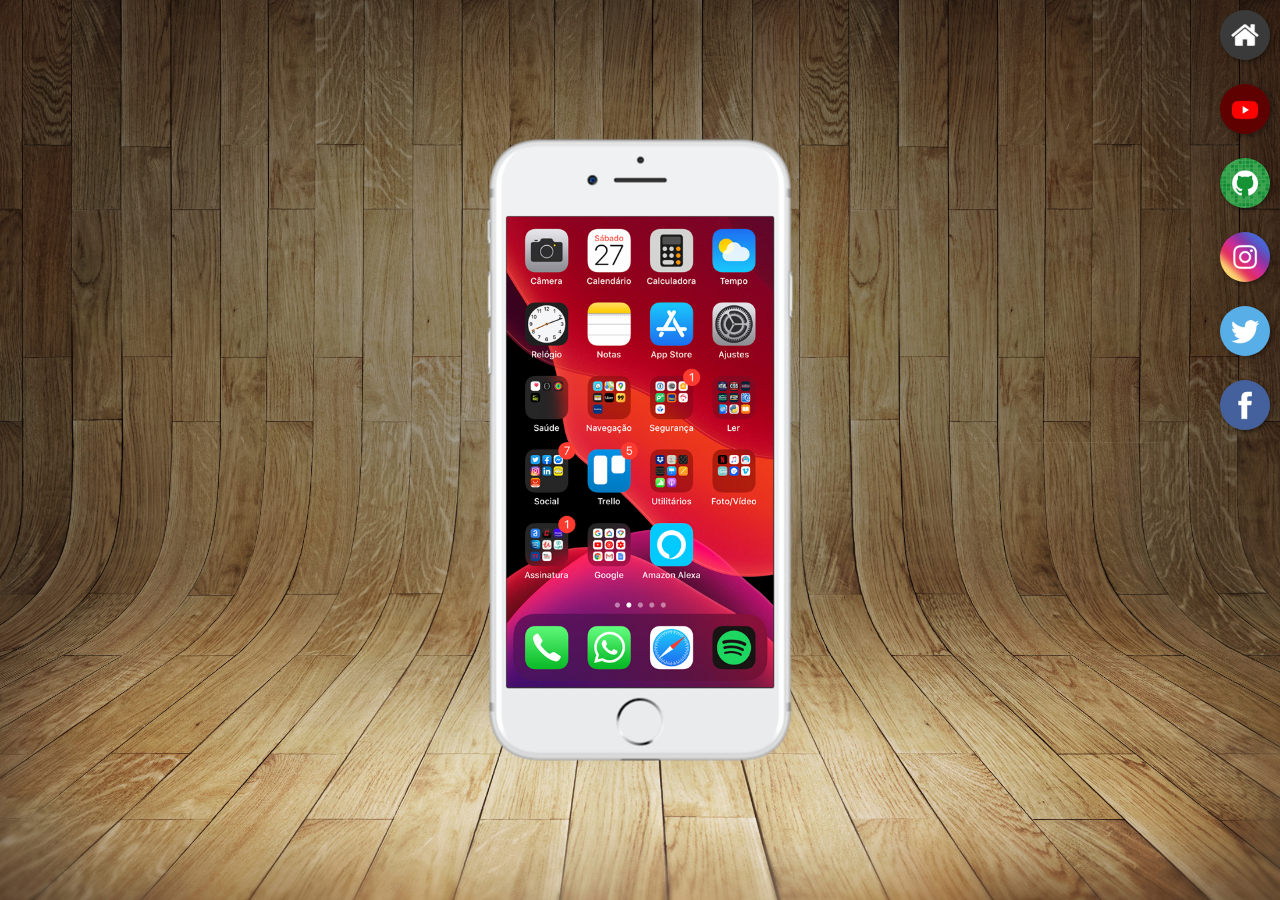
<file: index.html>
<!DOCTYPE html>
<html lang="pt-br">
<head>
    <meta charset="UTF-8">
    <meta name="viewport" content="width=device-width, initial-scale=1.0">
    <link rel="shortcut icon" href="imagens/favicon.ico" type="image/x-icon">
    <link rel="stylesheet" href="estilos/style.css">
    <title>Projeto Redes Sociais</title>
</head>
<body>
    <main>
        <section id="telefone">
            <iframe src="home.html" name="tela" id="tela" frameborder="0">
                Seu navegador né compatível com isso.
            </iframe>
        </section>
        <section id="redes-sociais">
            <a href="home.html" target="tela"><img src="imagens/logo-home.jpg" alt="Home"></a><br>
            <a href="youtube.html" target="tela"><img src="imagens/logo-youtube.jpg" alt="YouTube"></a><br>
            <a href="github.html" target="tela"><img src="imagens/logo-github.jpg" alt="GitHub"></a><br>
            <a href="instagram.html" target="tela"><img src="imagens/logo-instagram.jpg" alt="Instagram"></a><br>
            <a href="twitter.html" target="tela"><img src="imagens/logo-twitter.jpg" alt="Twitter"></a><br>
            <a href="facebook.html" target="tela"><img src="imagens/logo-facebook.jpg" alt="Facebook"></a>
        </section>
    </main>
</body>
</html>
</file>
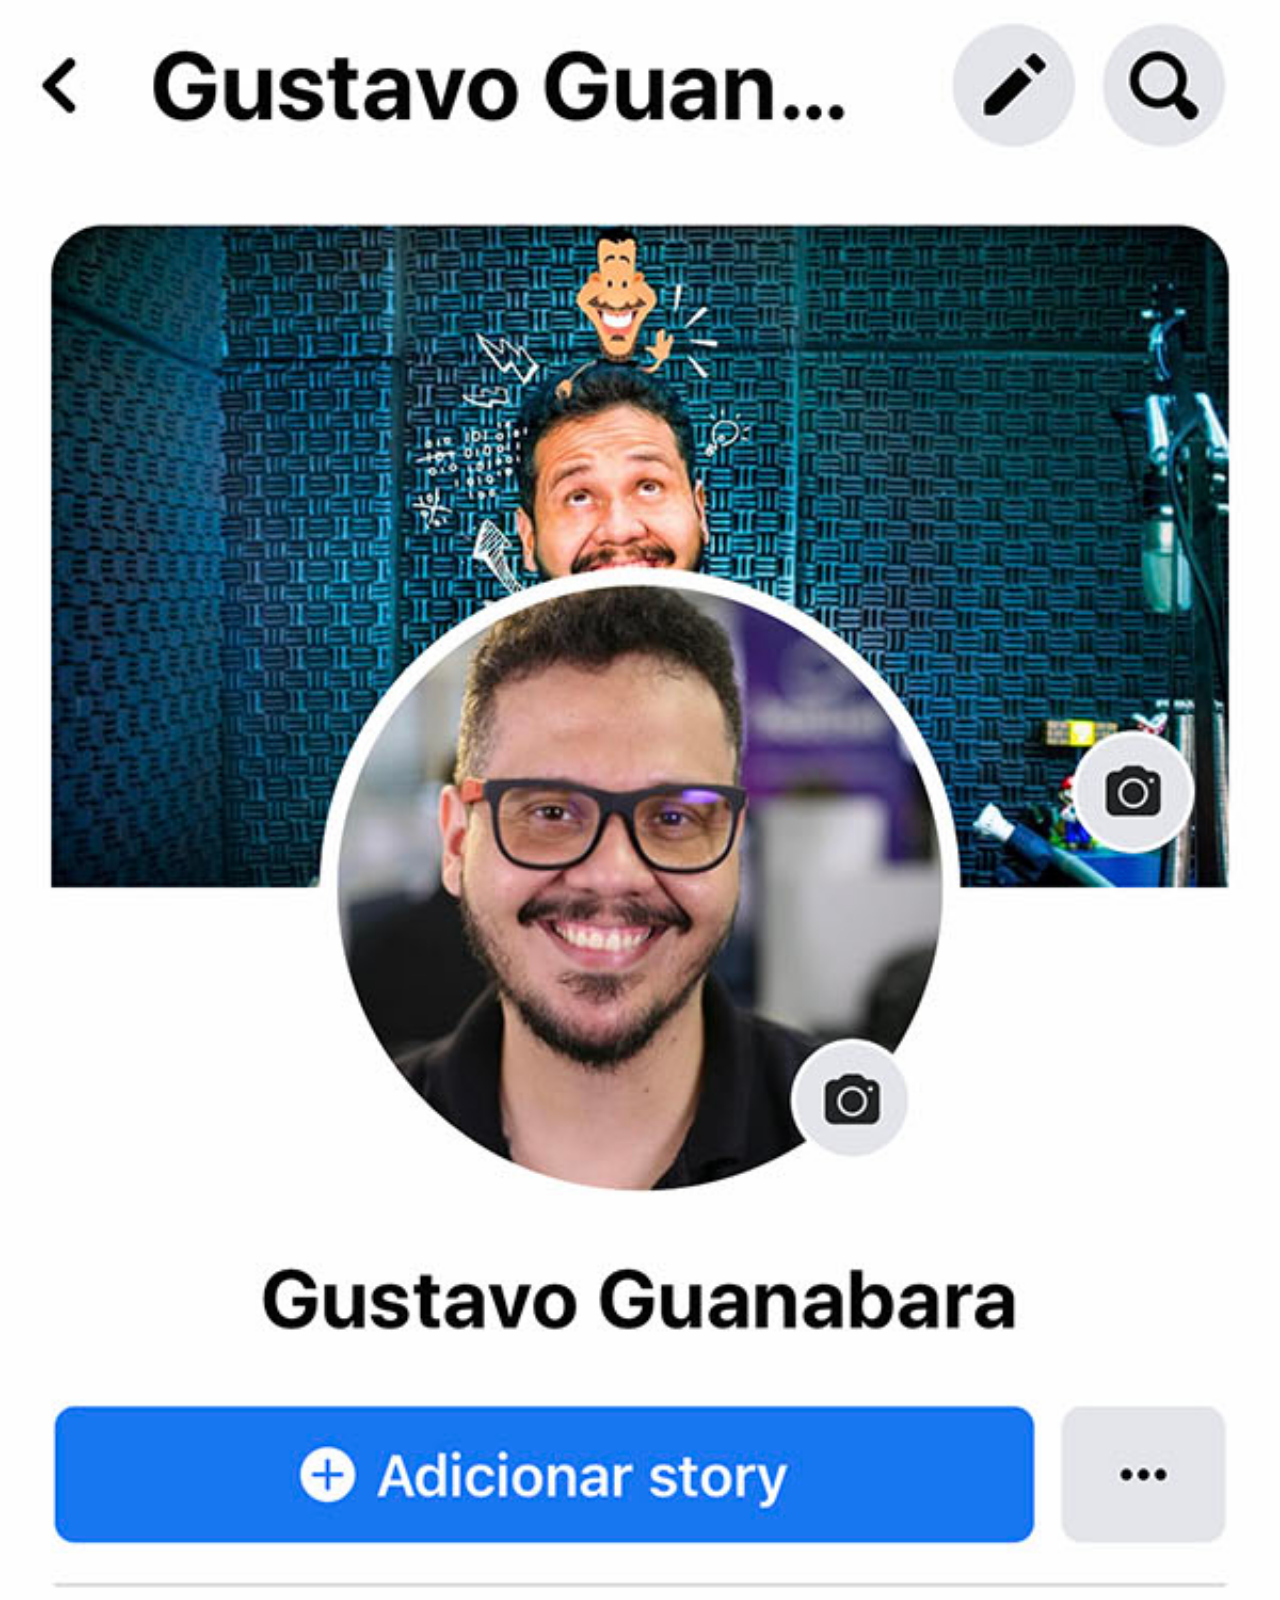
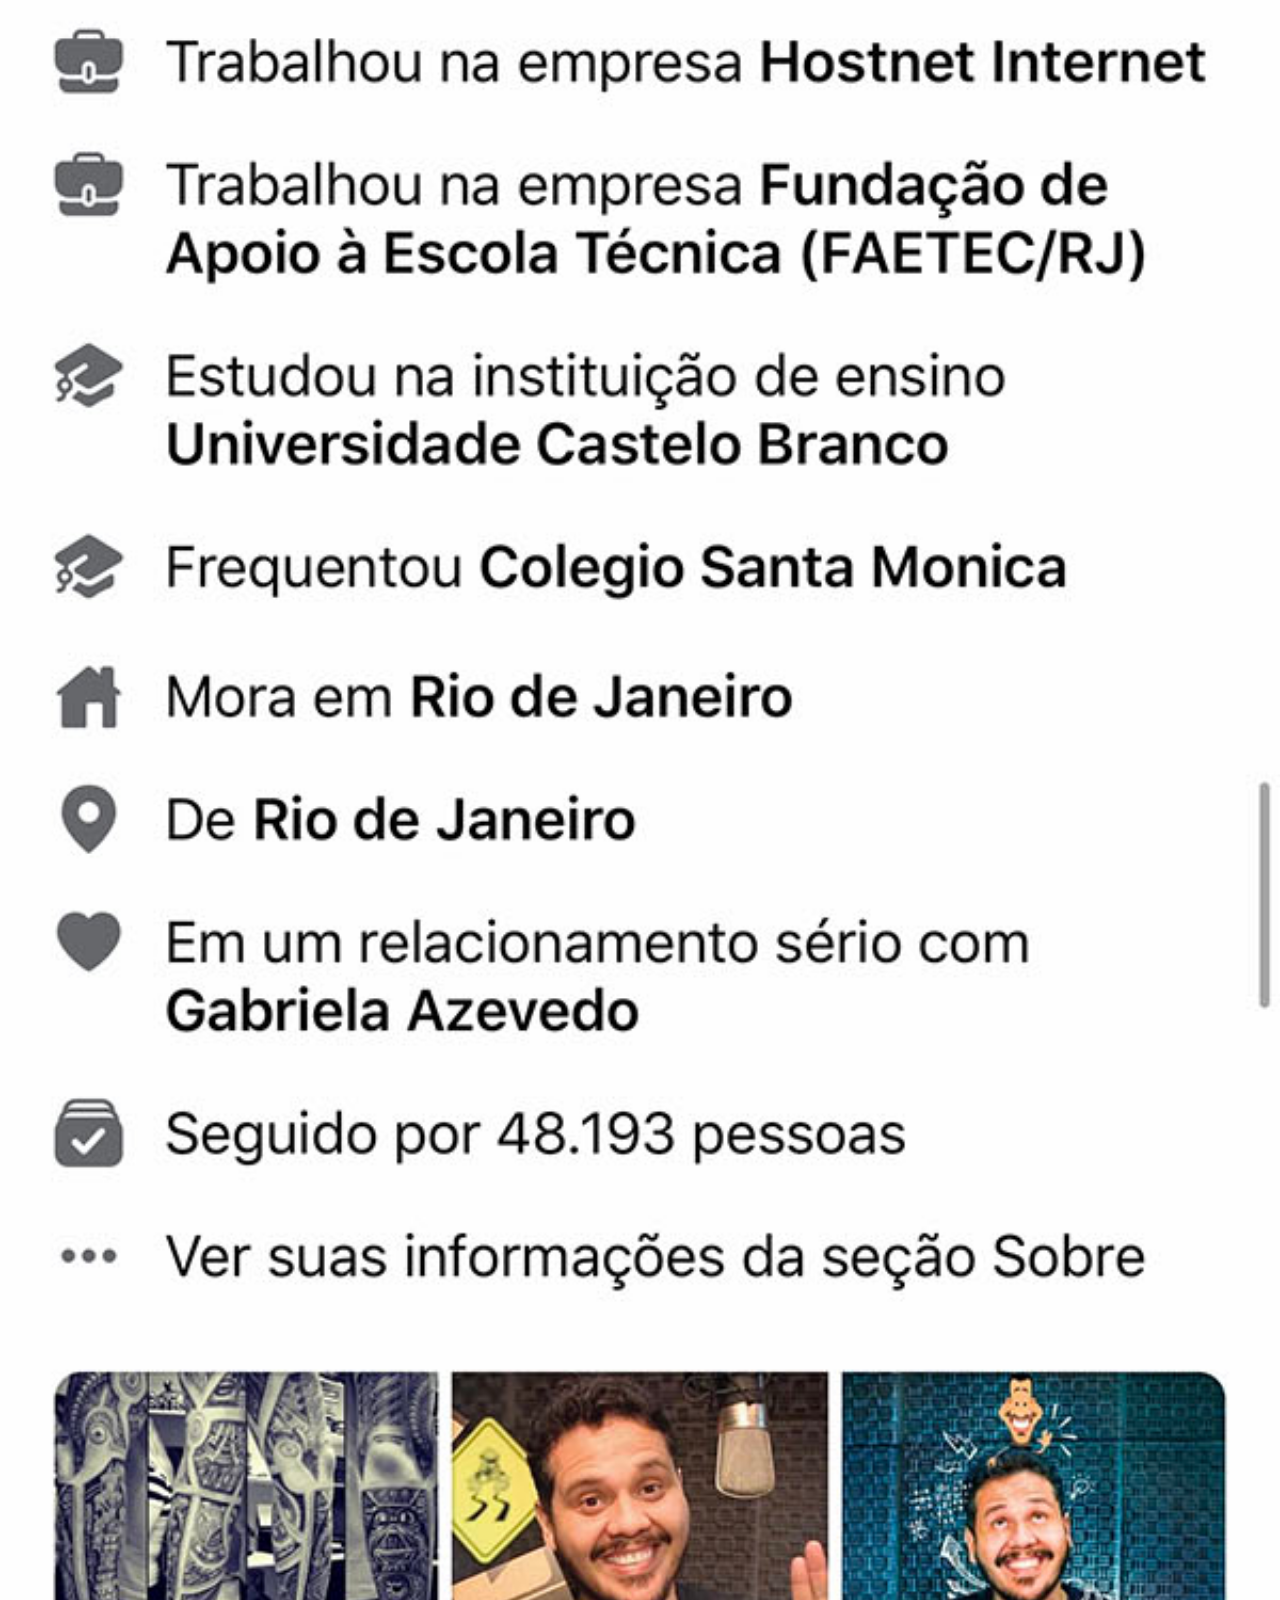
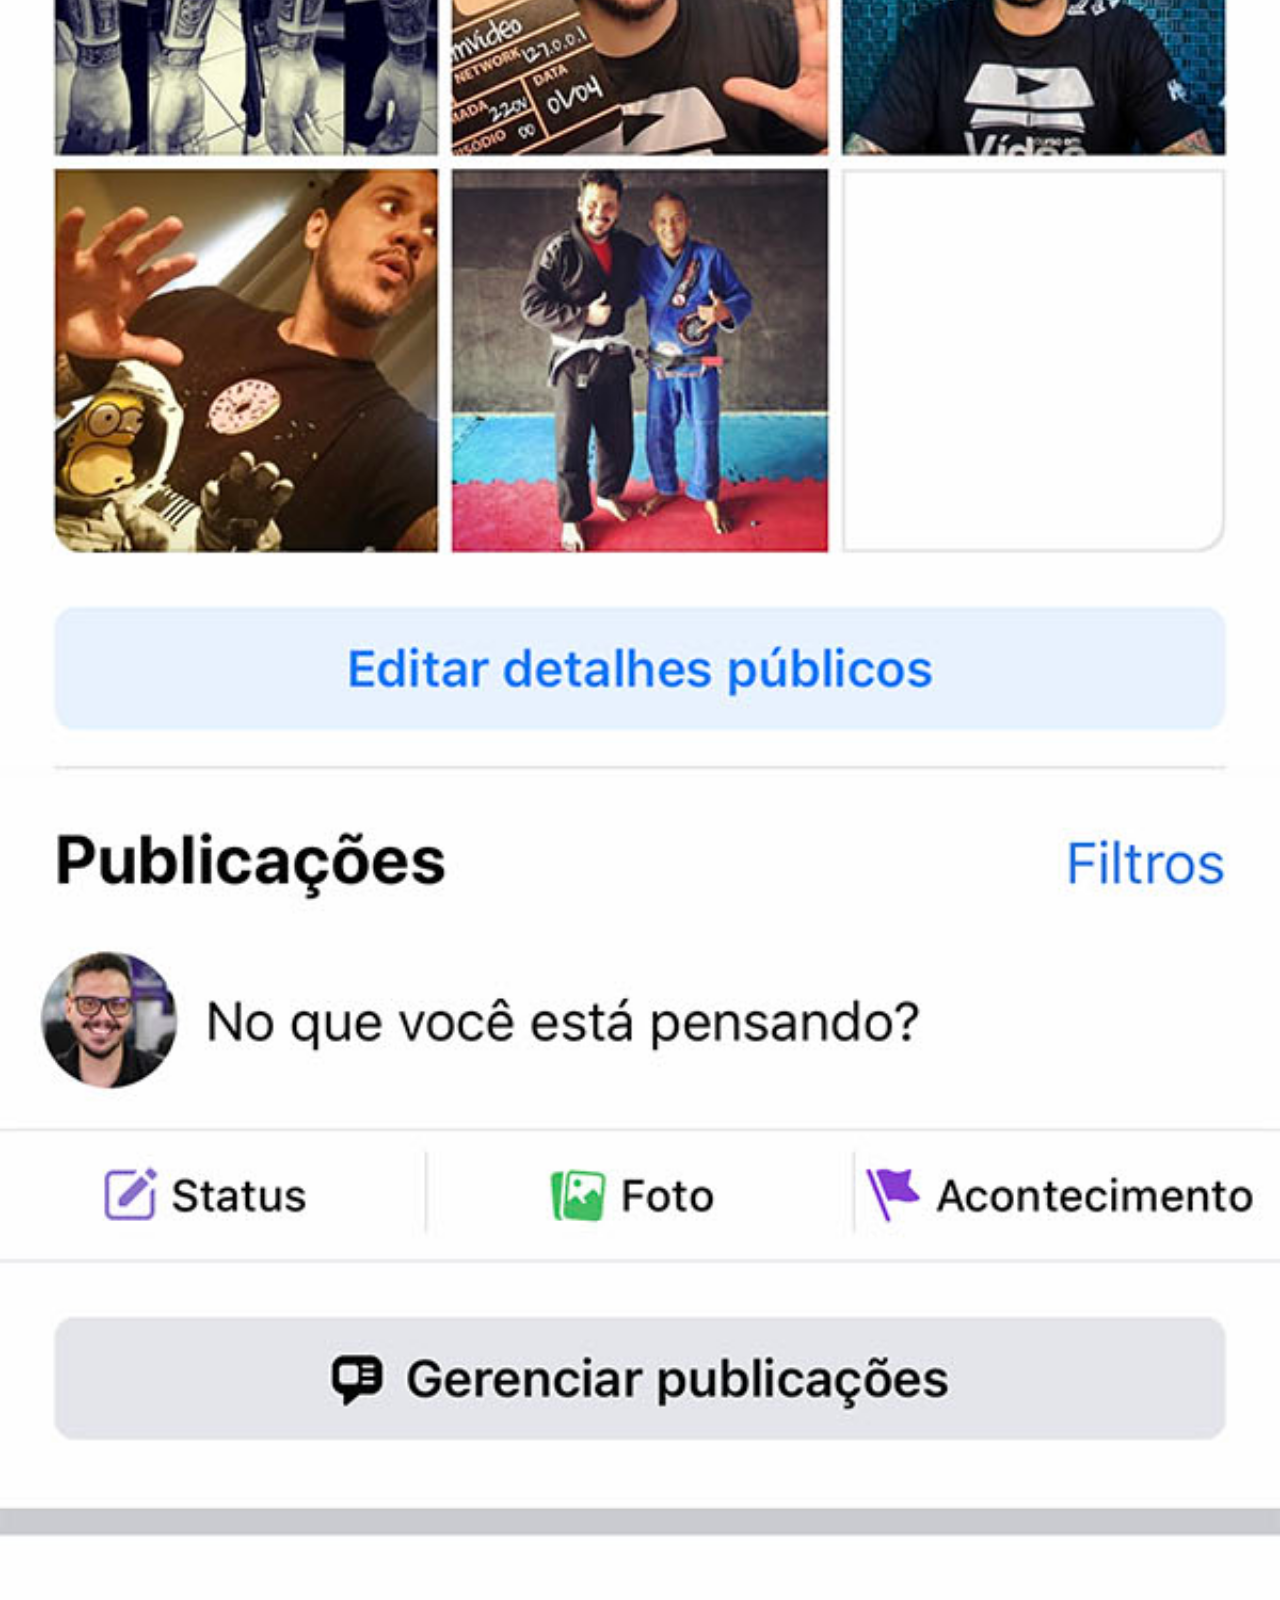
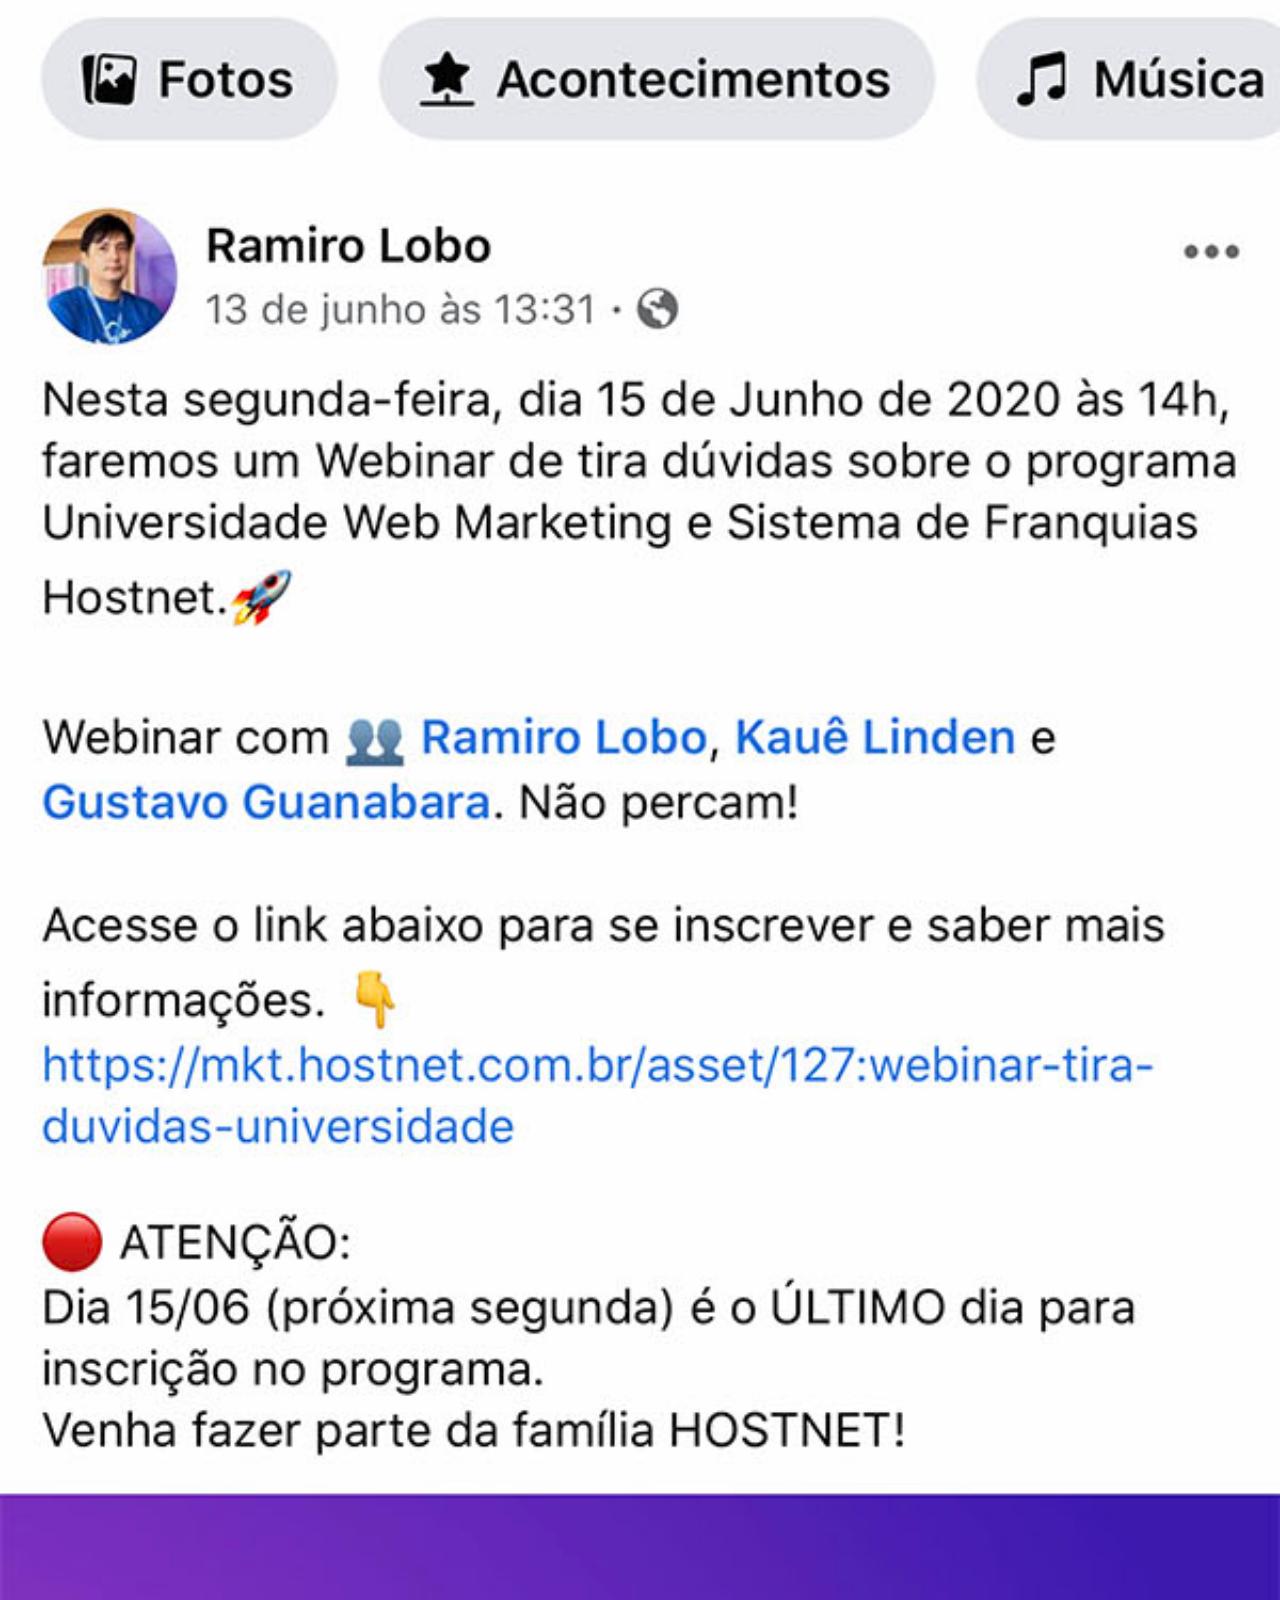
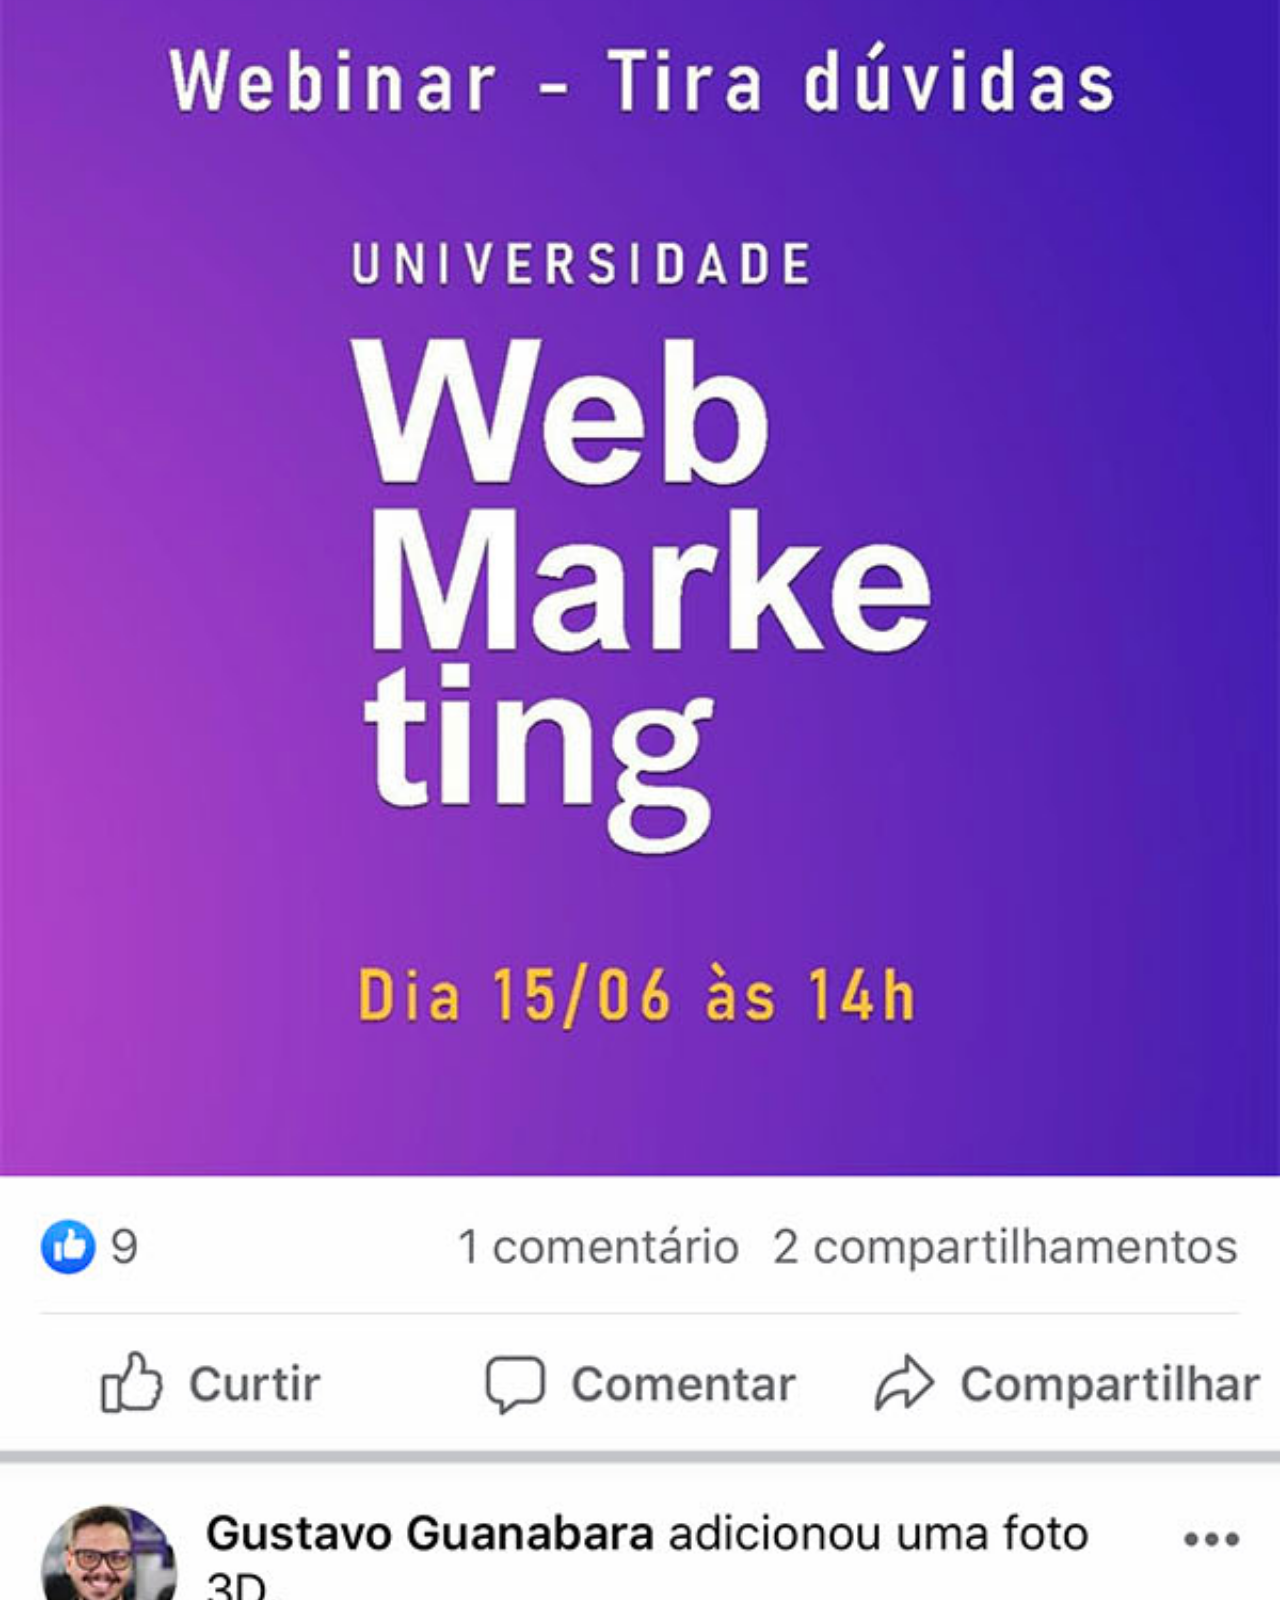
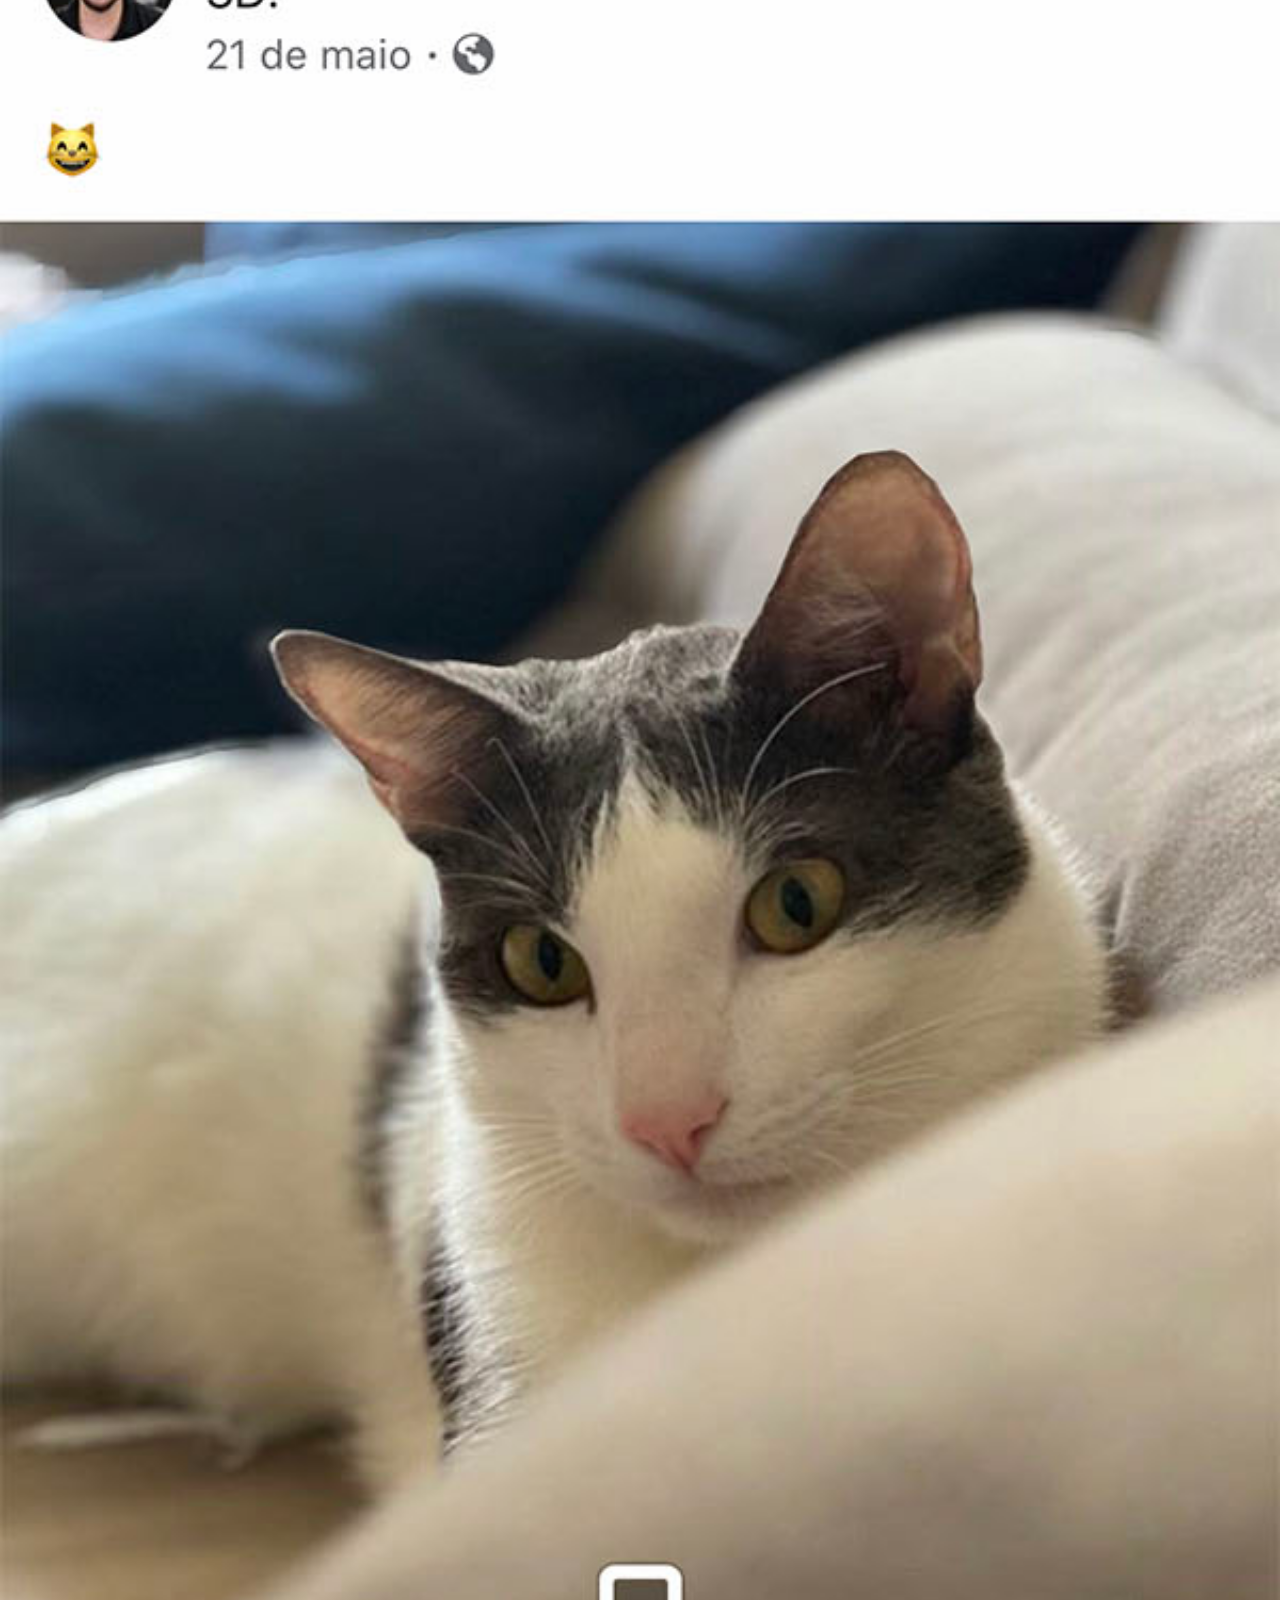
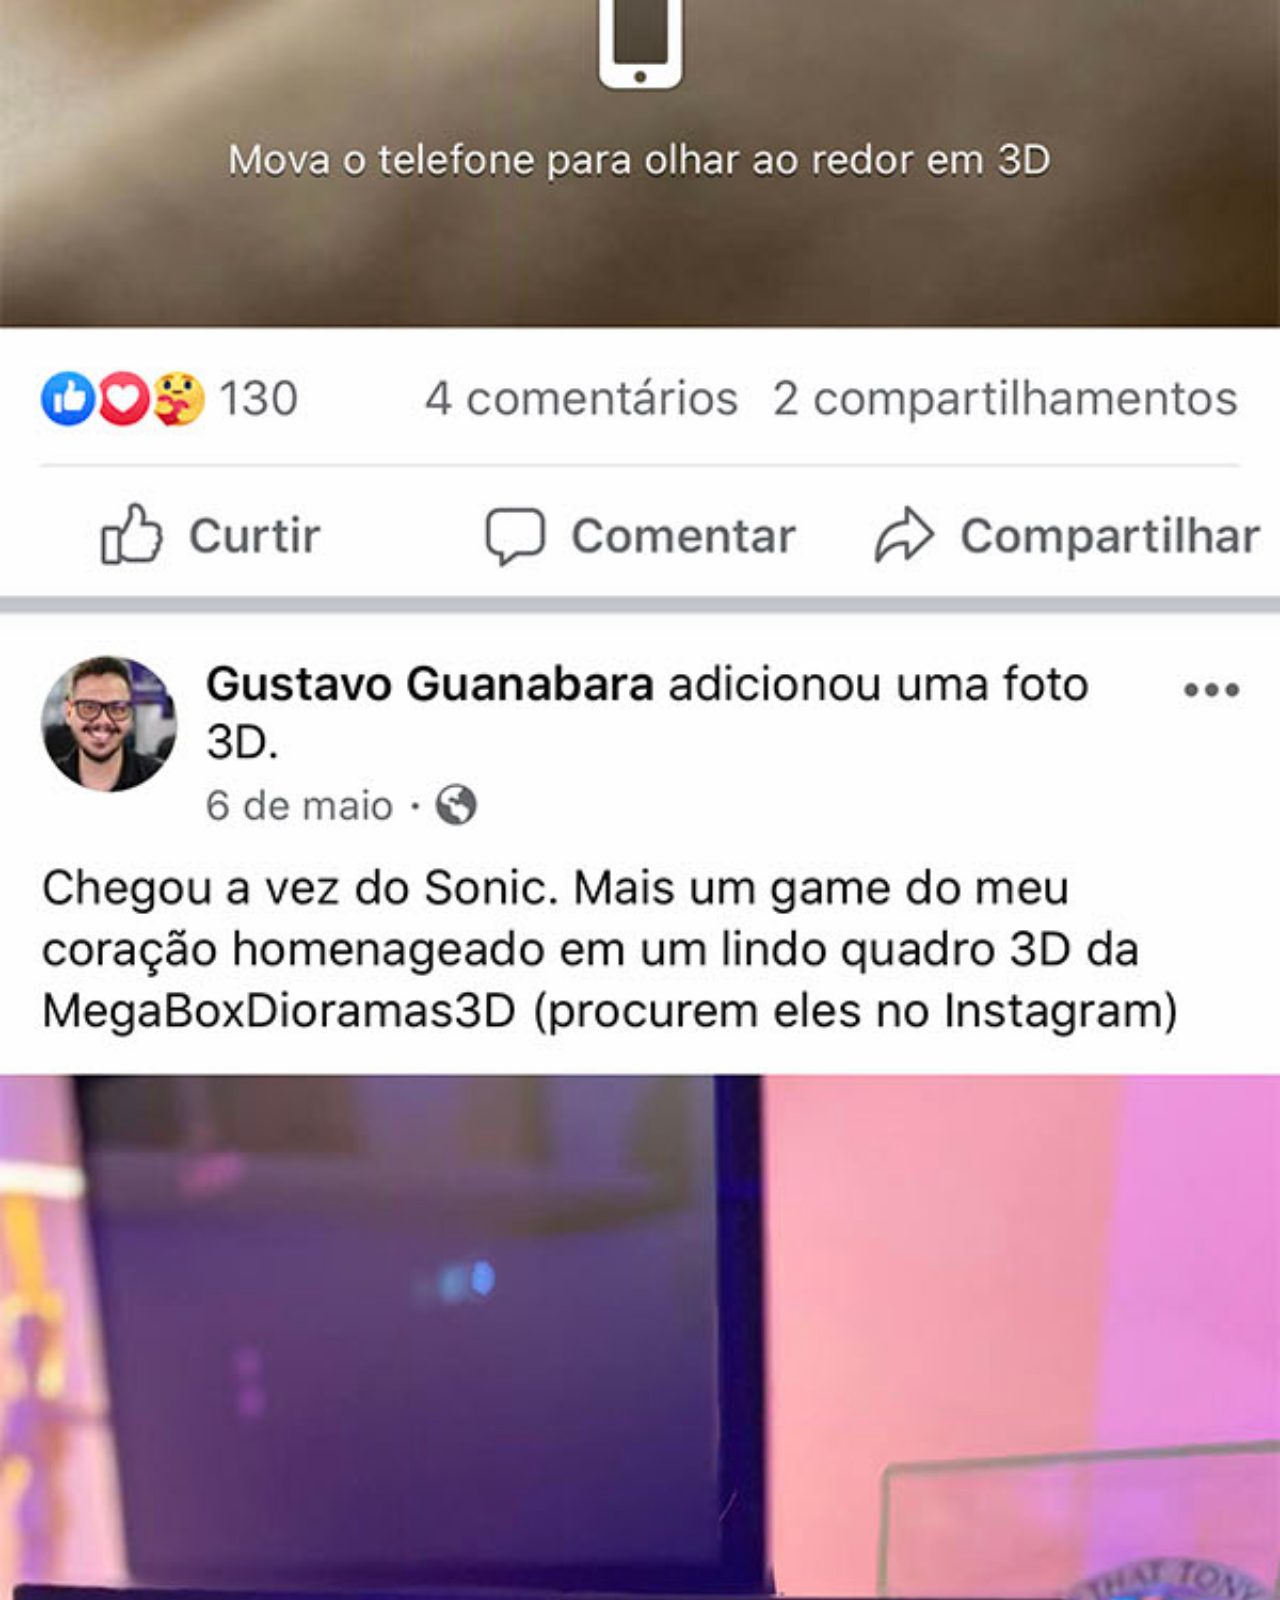
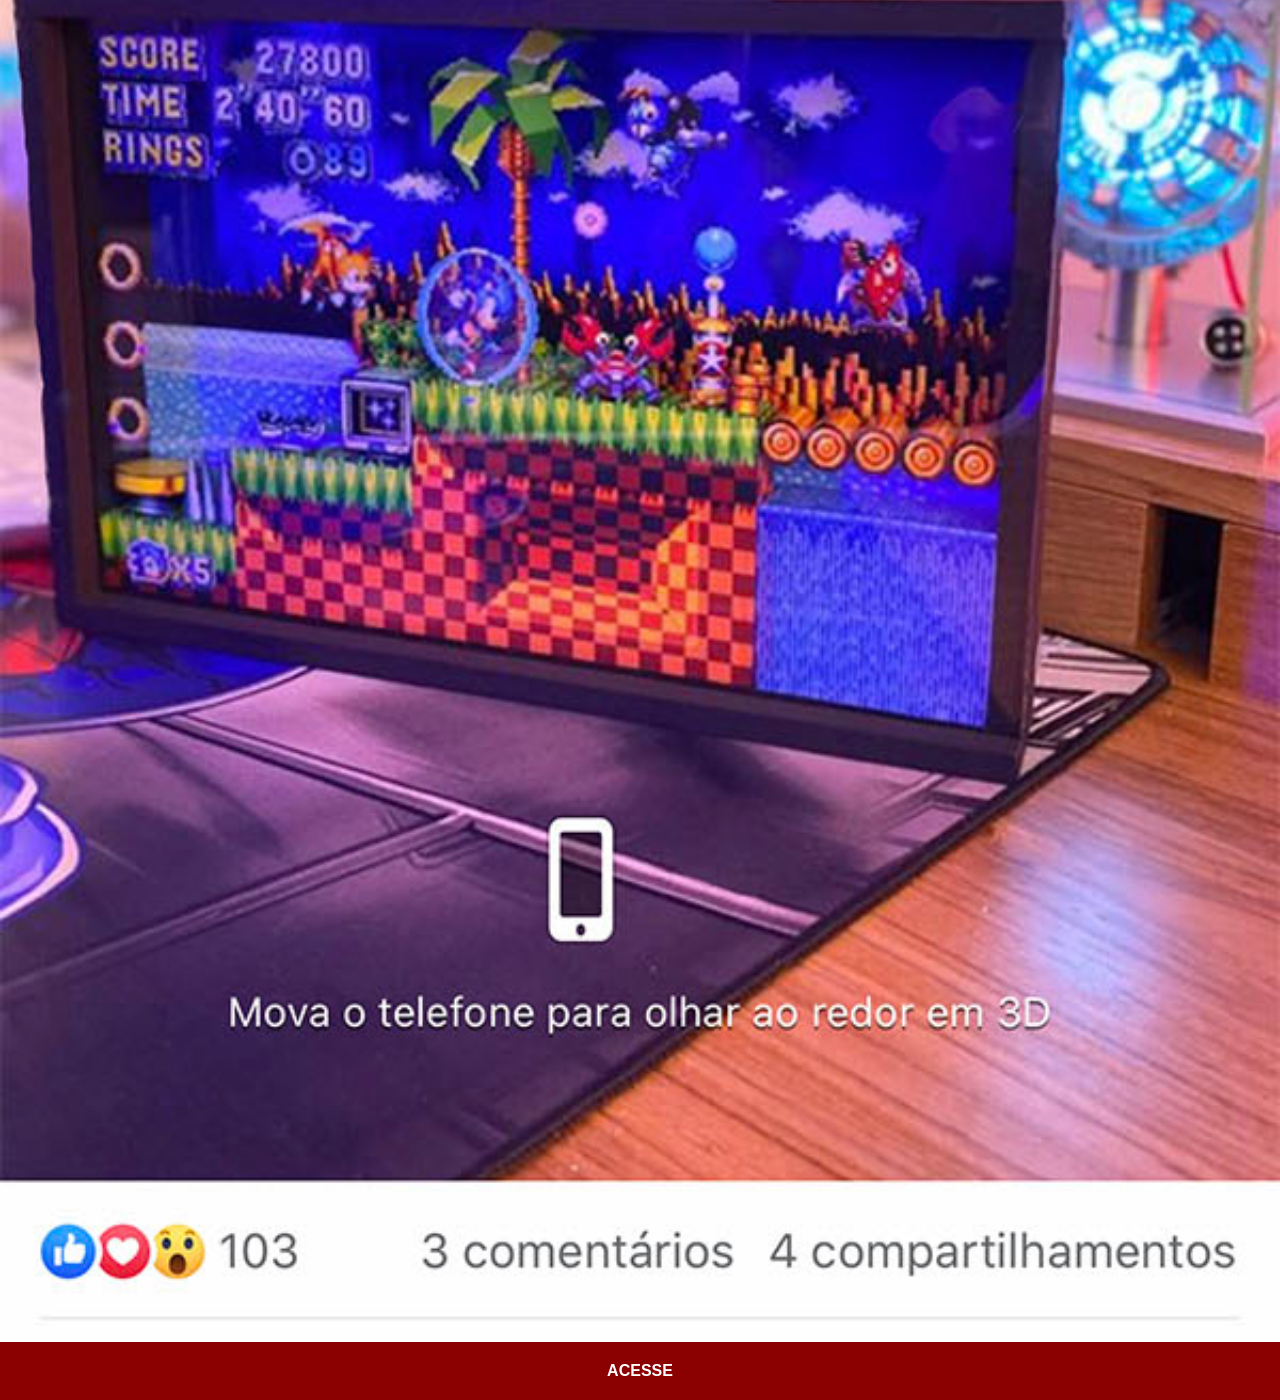
<file: facebook.html>
<!DOCTYPE html>
<html lang="pt-br">
<head>
    <meta charset="UTF-8">
    <meta name="viewport" content="width=device-width, initial-scale=1.0">
    <link rel="stylesheet" href="estilos/social.css">
    <title>Facebook</title>
</head>
<body>
    <img src="imagens/tela-facebook.jpg" alt="Facebook">
    <a href="https://www.facebook.com/CursosEmVideo/" target="_blank" rel="external">ACESSE</a>
</body>
</html>
</file>
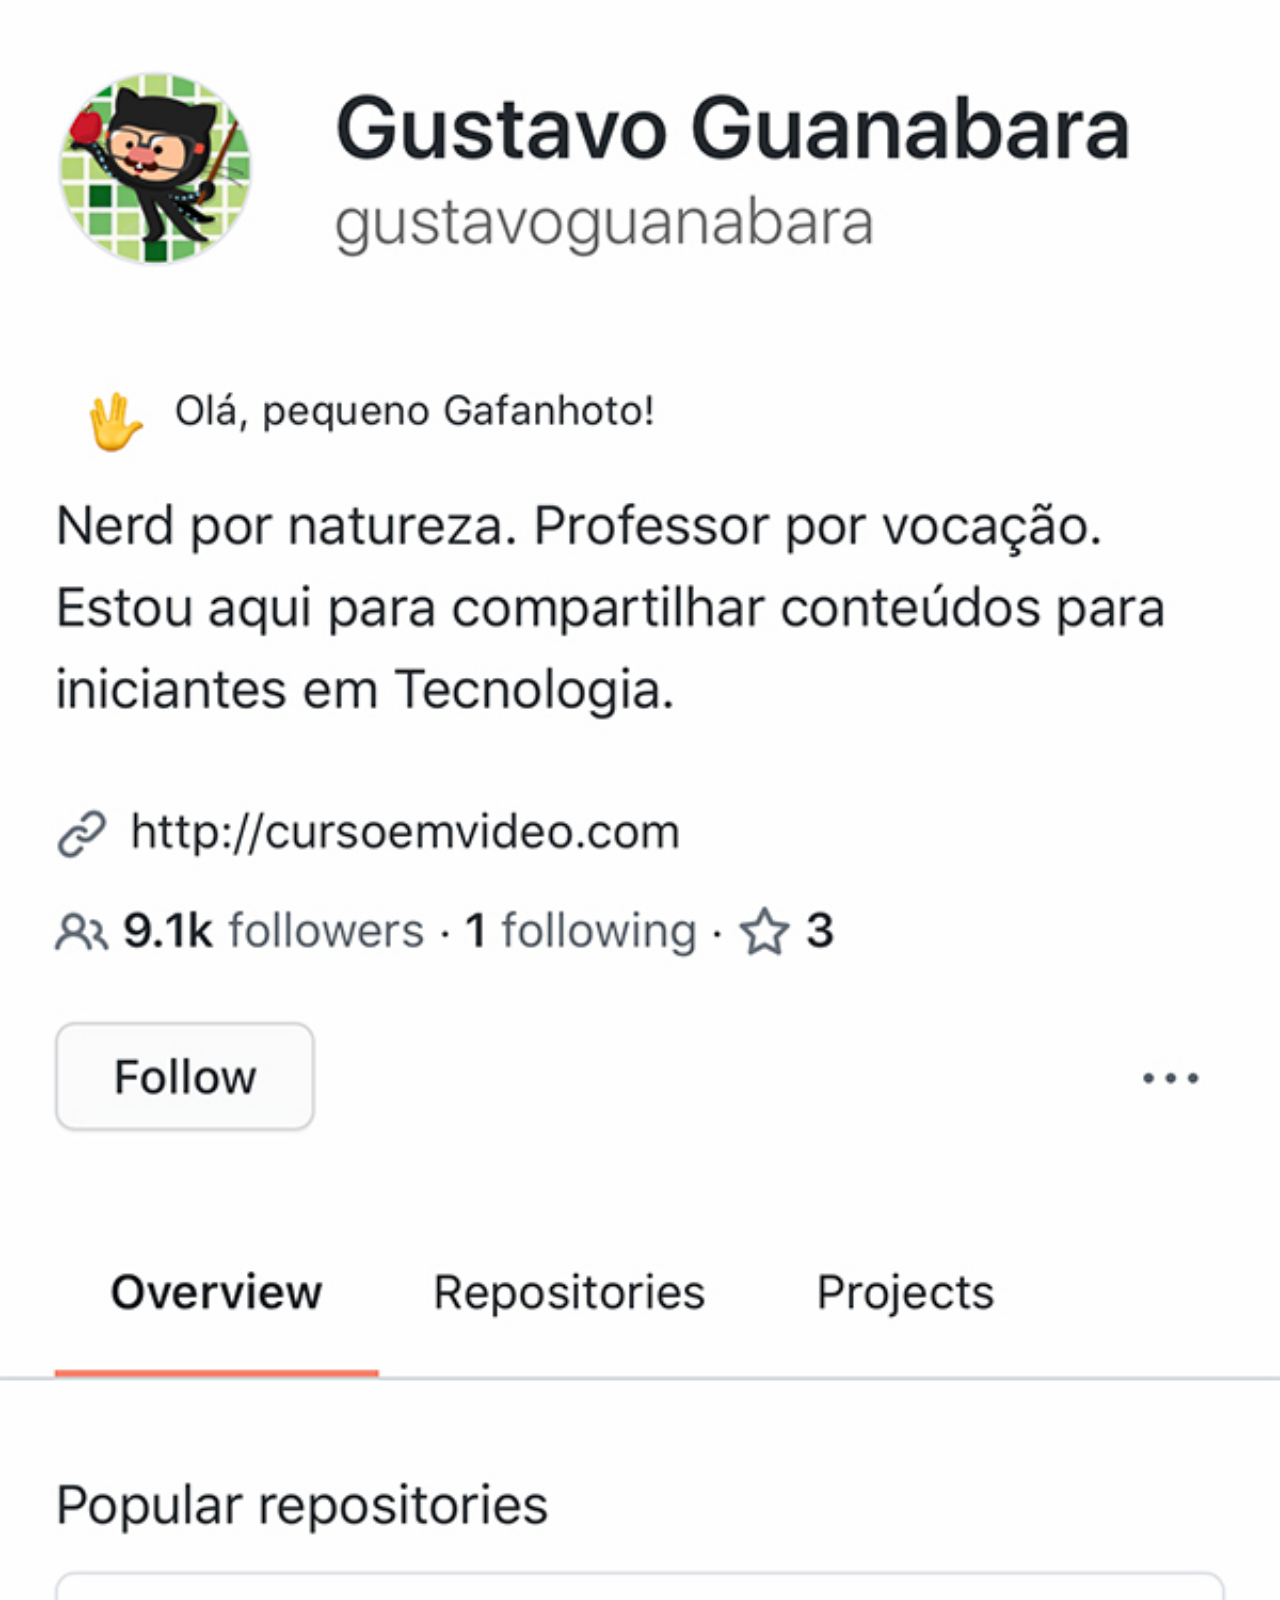
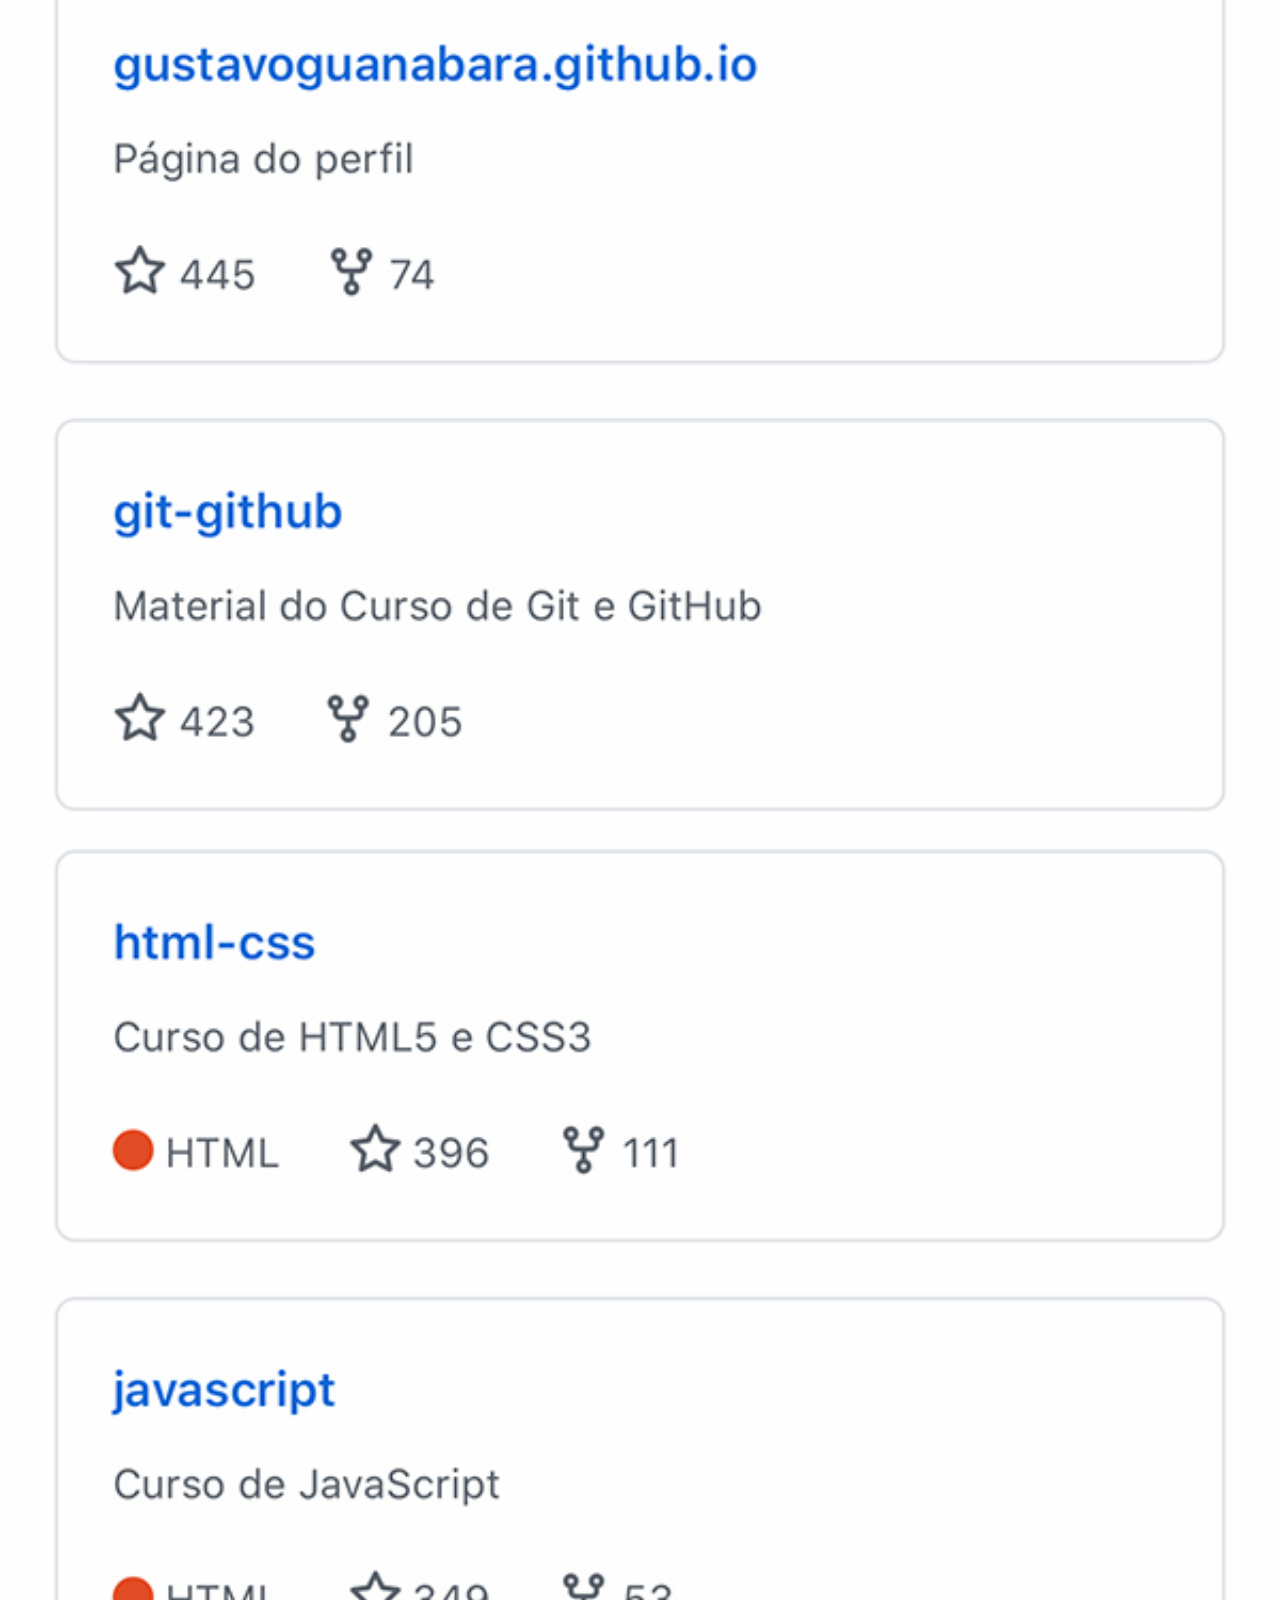
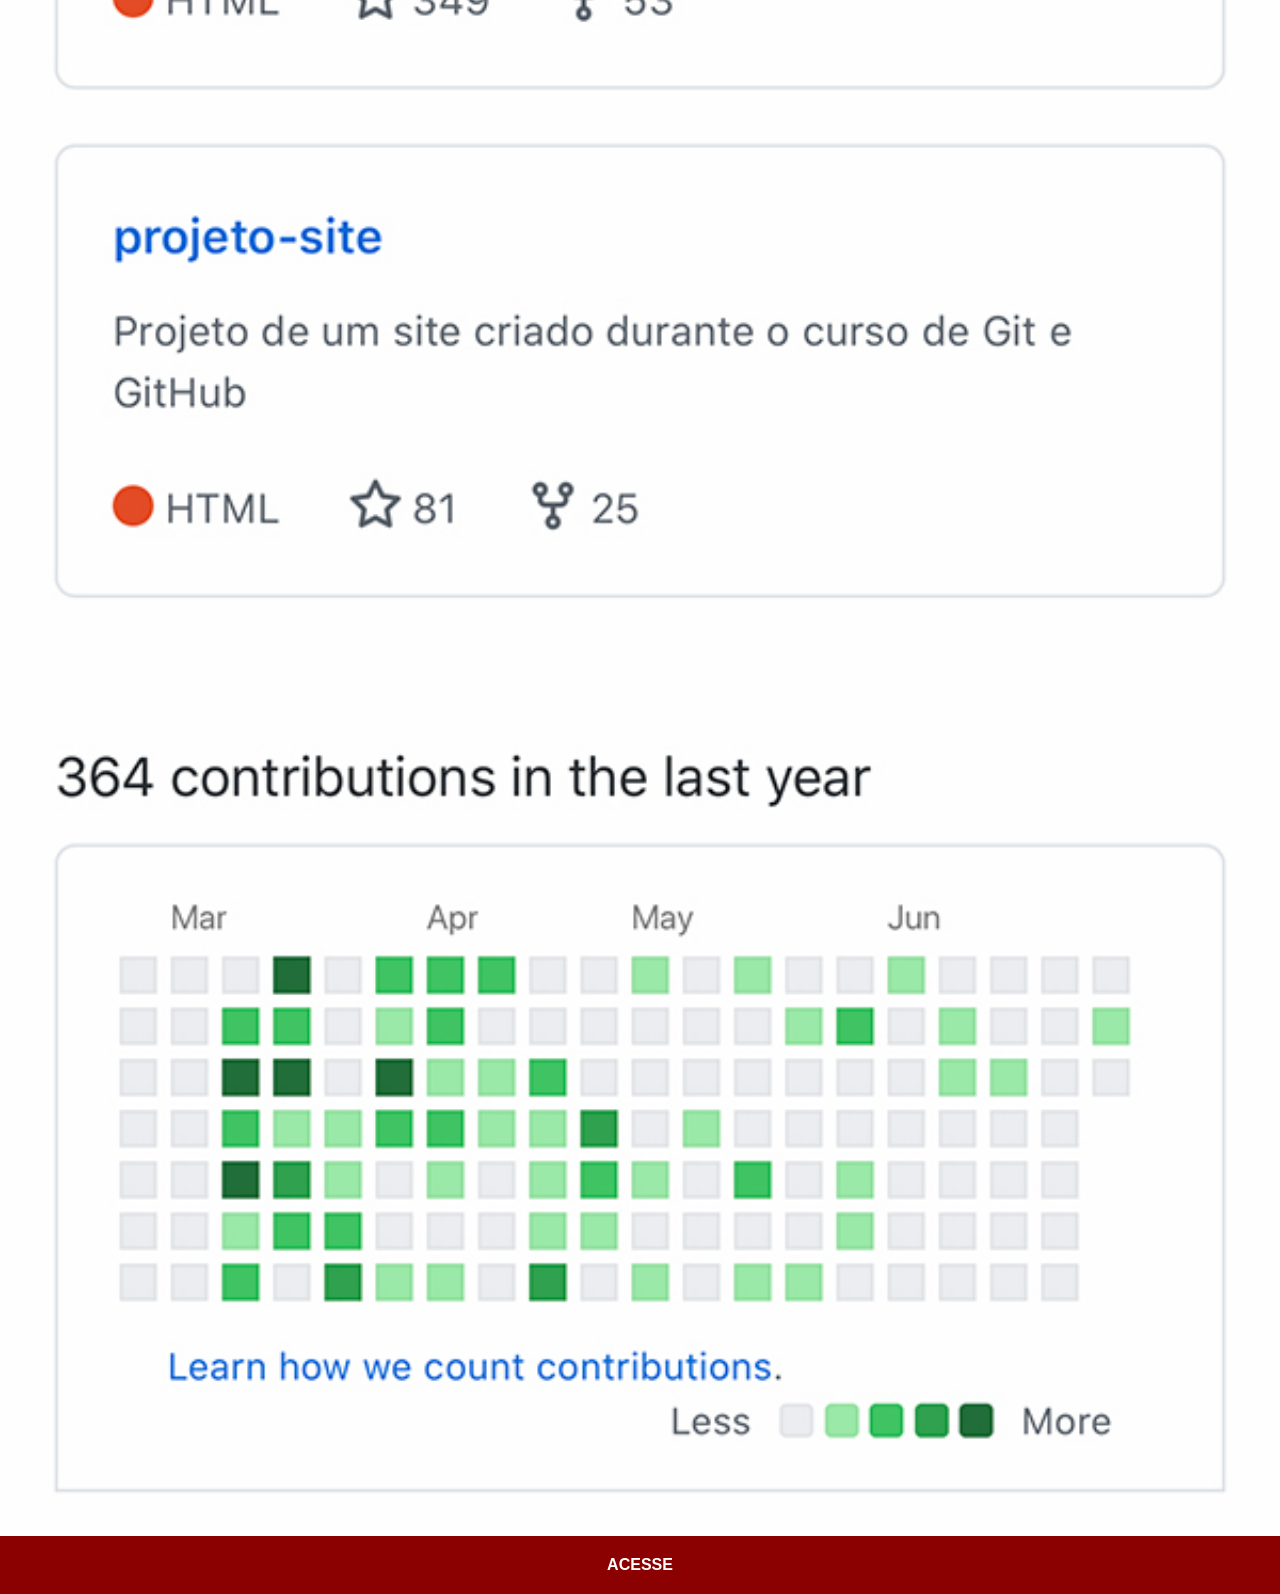
<file: github.html>
<!DOCTYPE html>
<html lang="pt-br">
<head>
    <meta charset="UTF-8">
    <meta name="viewport" content="width=device-width, initial-scale=1.0">
    <link rel="stylesheet" href="estilos/social.css">
    <title>GitHub</title>
</head>
<body>
    <img src="imagens/tela-github.jpg" alt="GitHub">
    <a href="https://github.com/gustavoguanabara" target="_blank" rel="external">ACESSE</a>
</body>
</html>
</file>
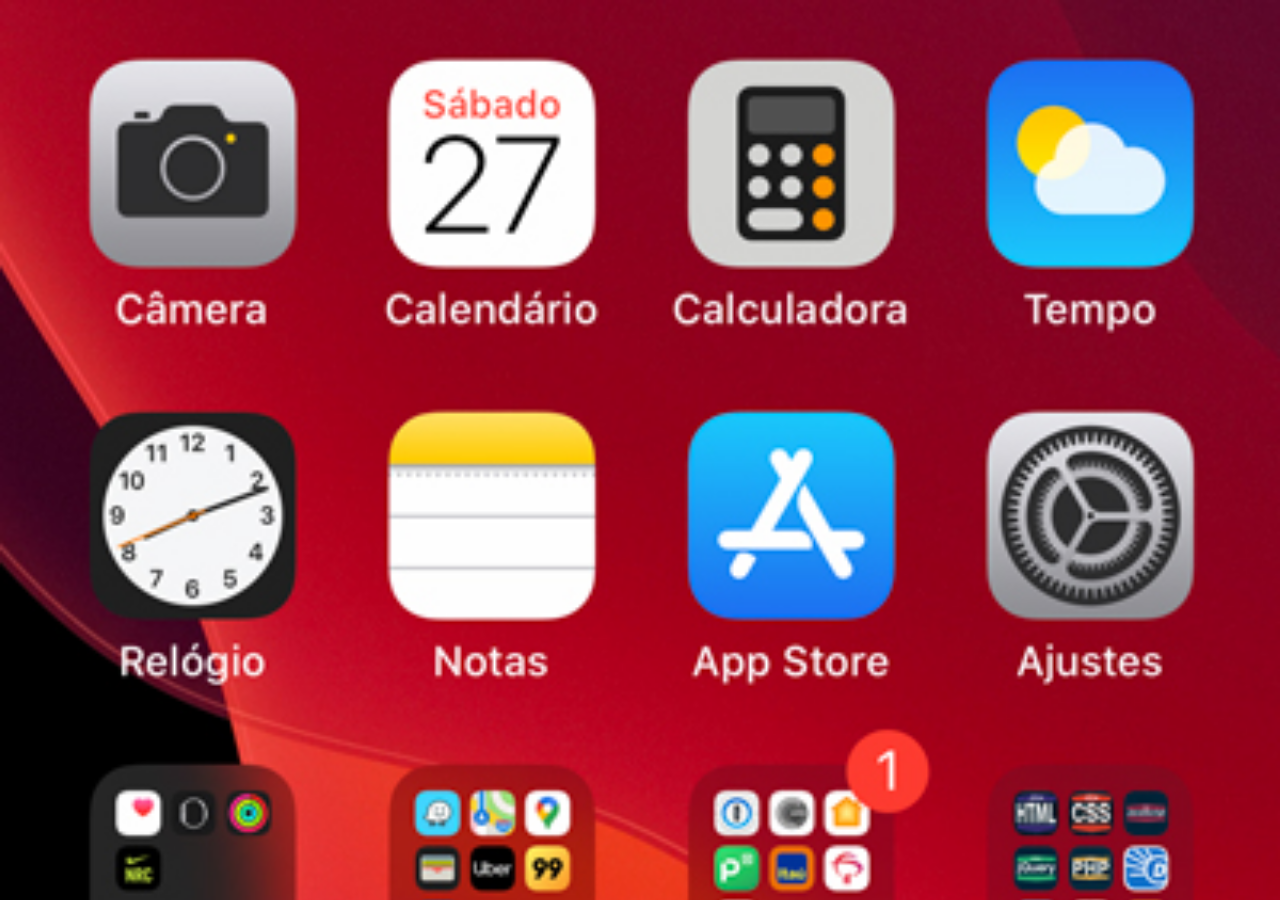
<file: home.html>
<!DOCTYPE html>
<html lang="pt-br">
<head>
    <meta charset="UTF-8">
    <meta name="viewport" content="width=device-width, initial-scale=1.0">
    <title>Home</title>
    <style>
        *{
            margin: 0px;
            padding: 0px;
        }

        body {
            width: 100vw;
            height: 100vh;
            background: black url('imagens/tela-home.jpg') no-repeat top center;
            background-size: cover;
        }
    </style>
</head>
<body>
    
</body>
</html>
</file>
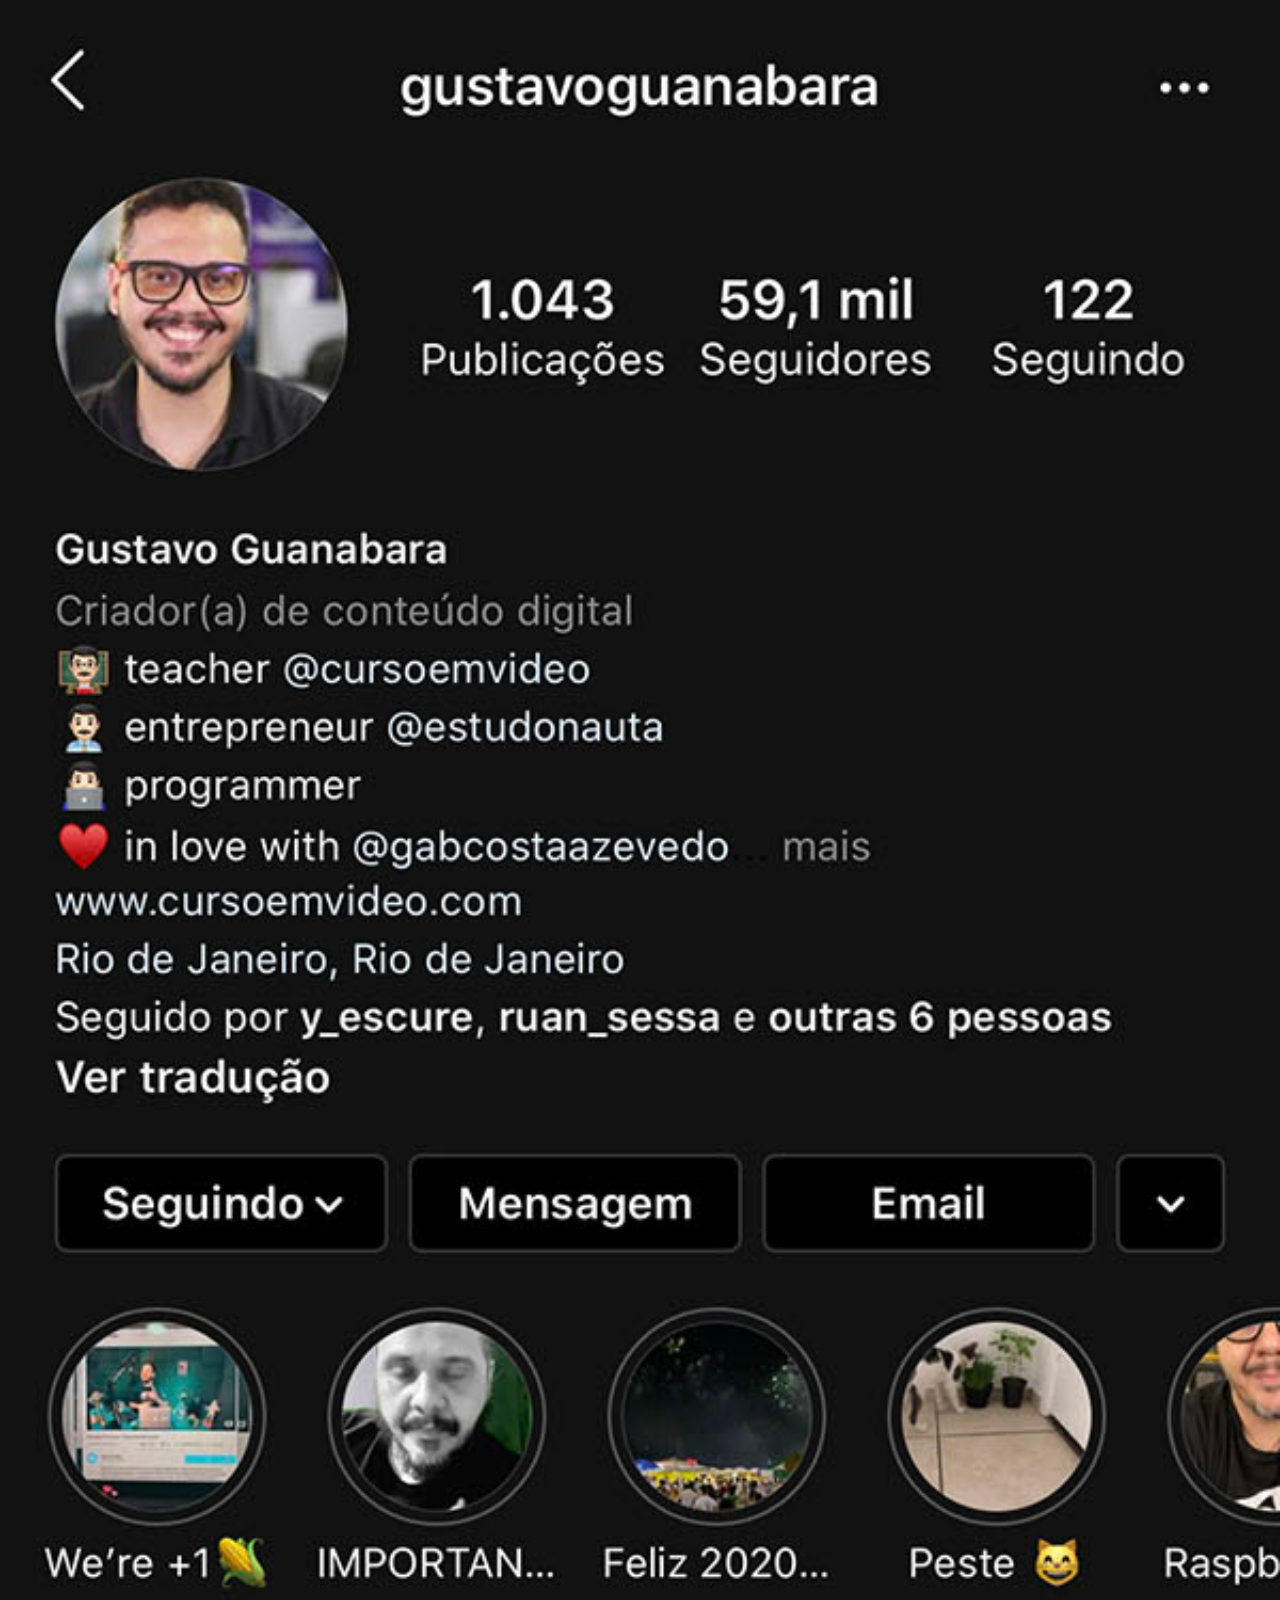
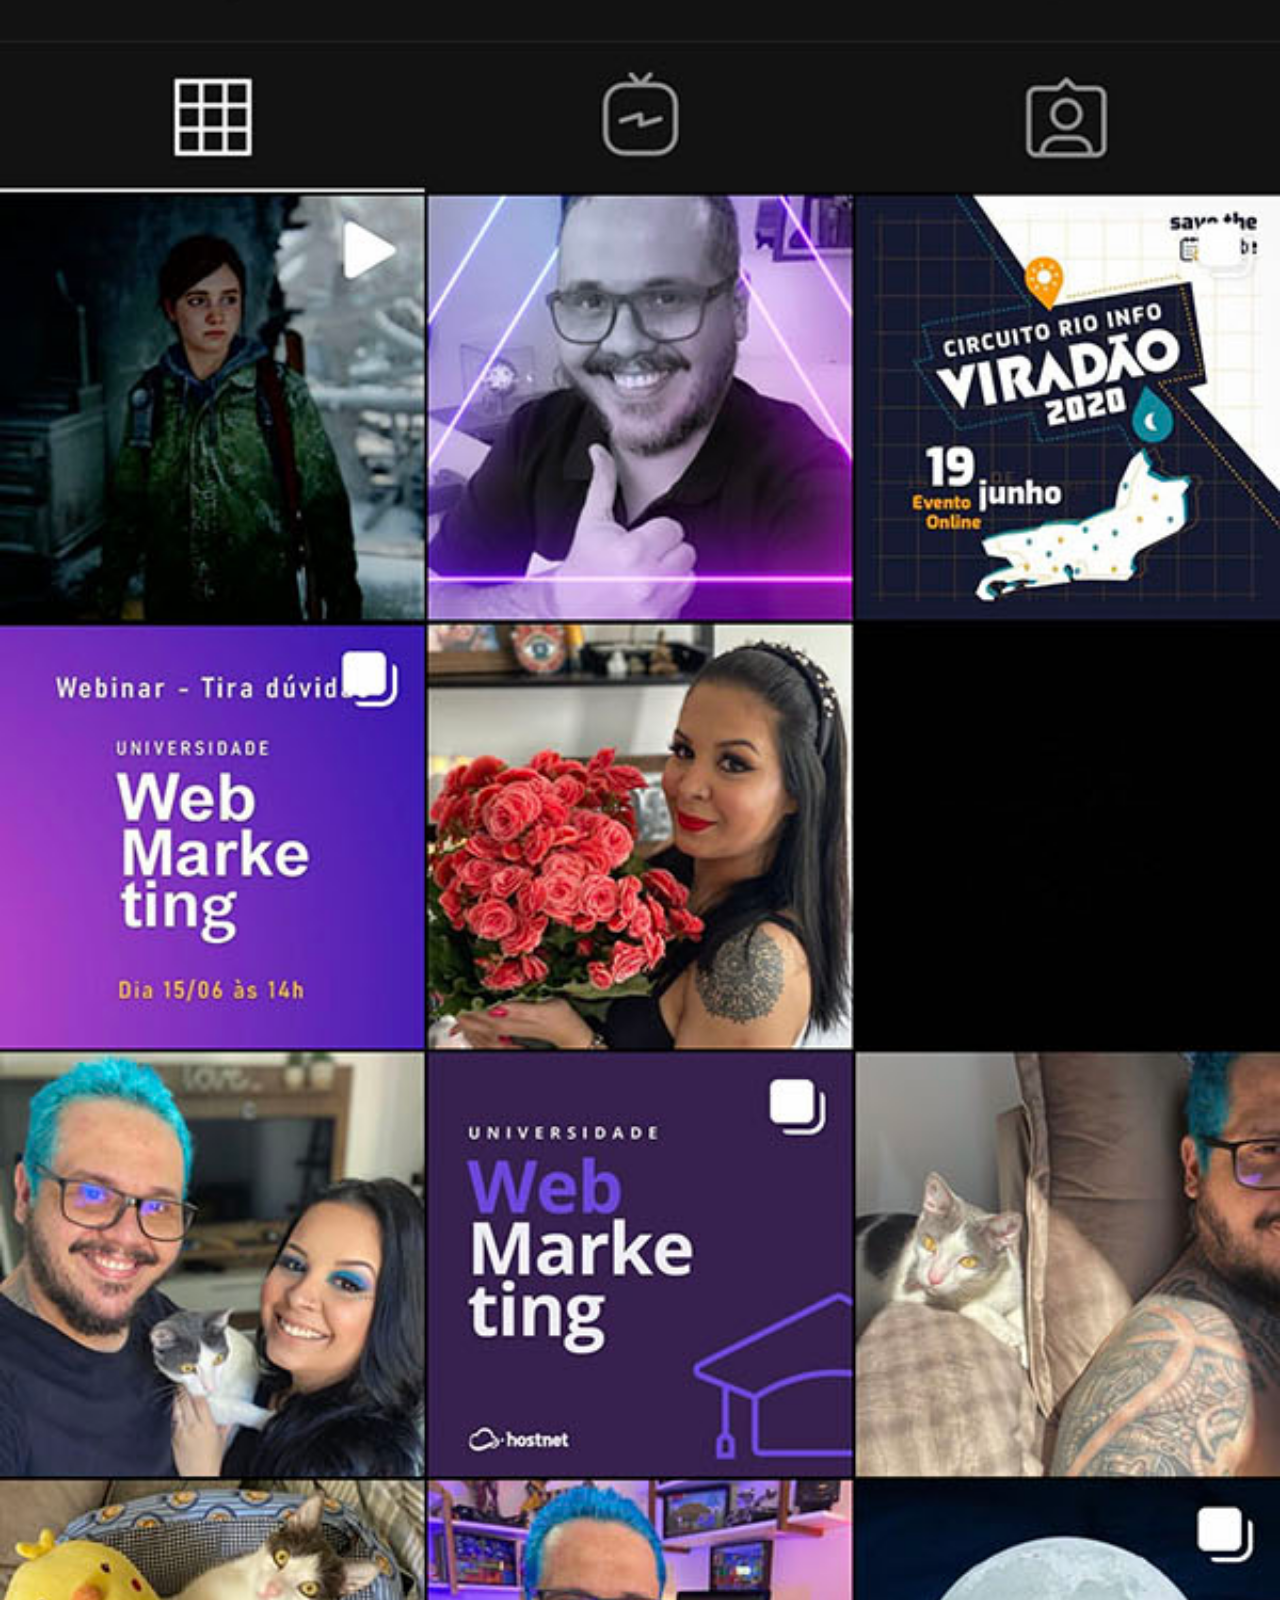
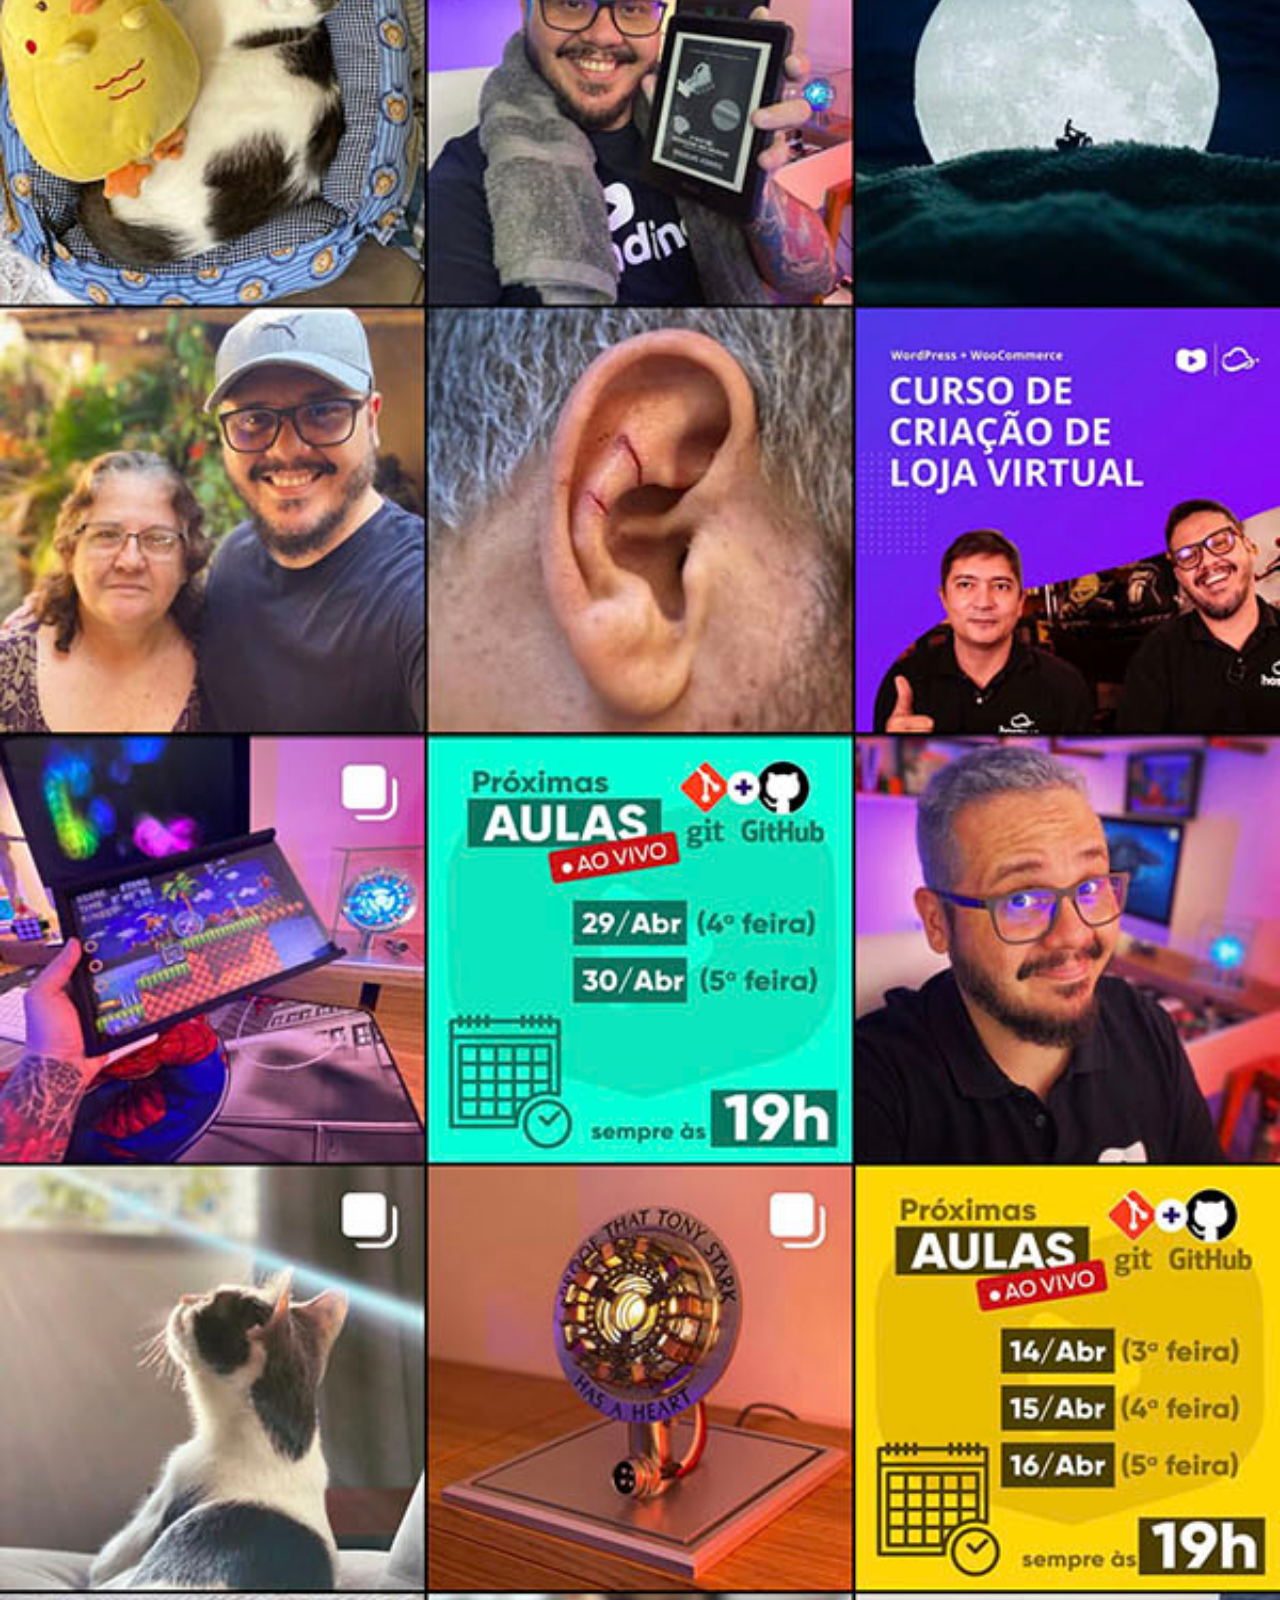
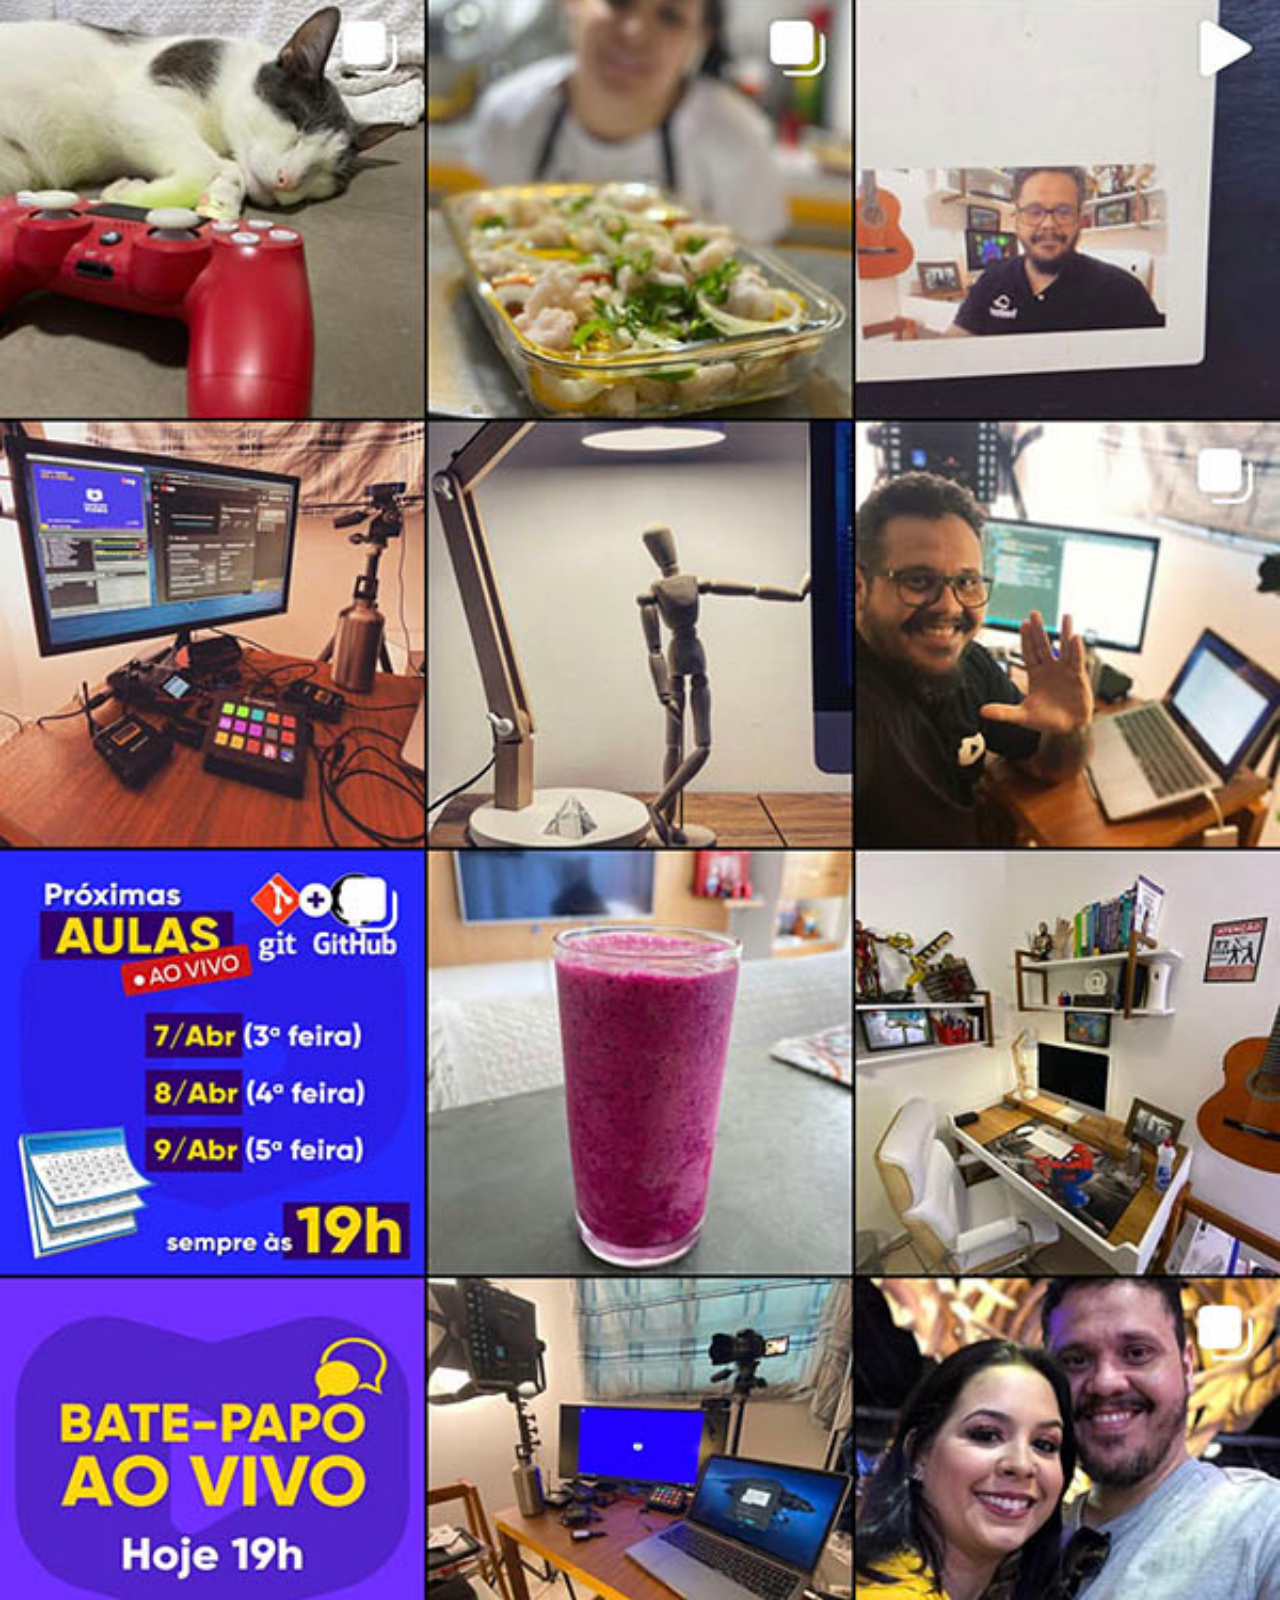
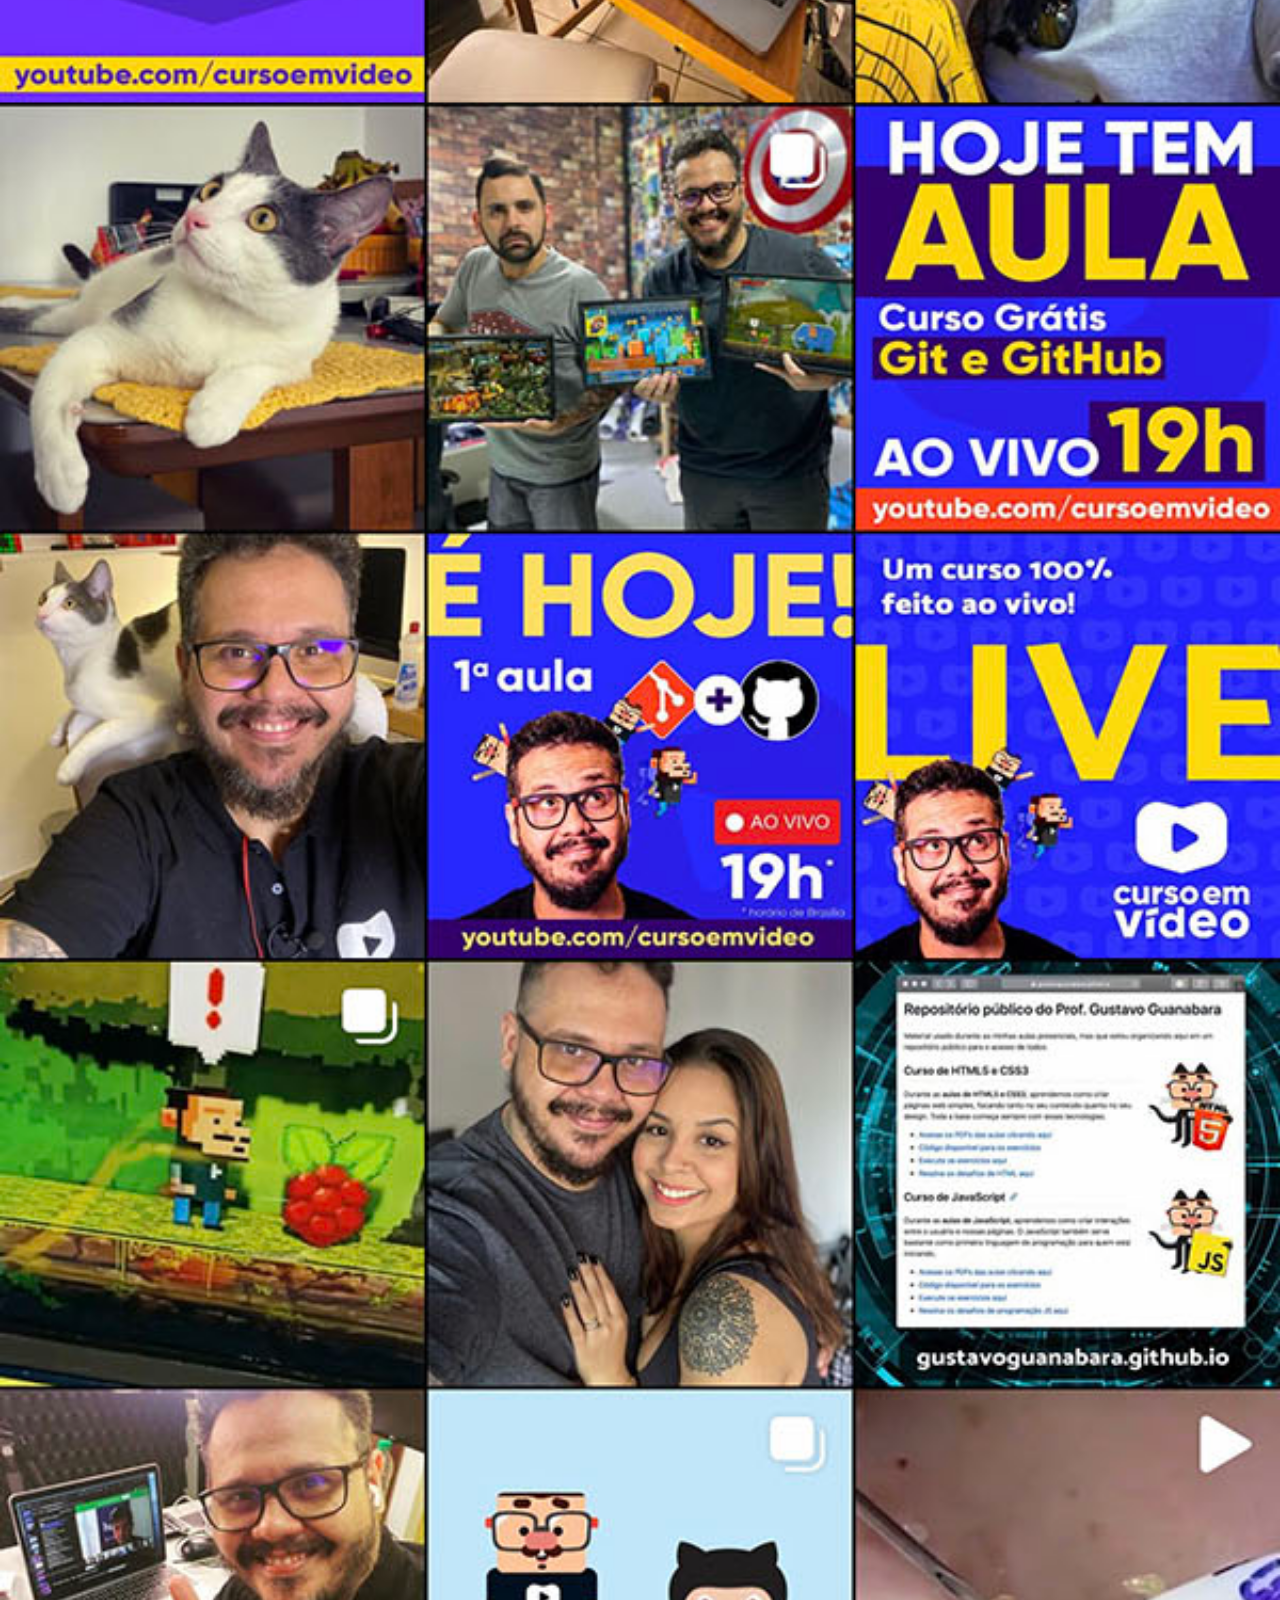
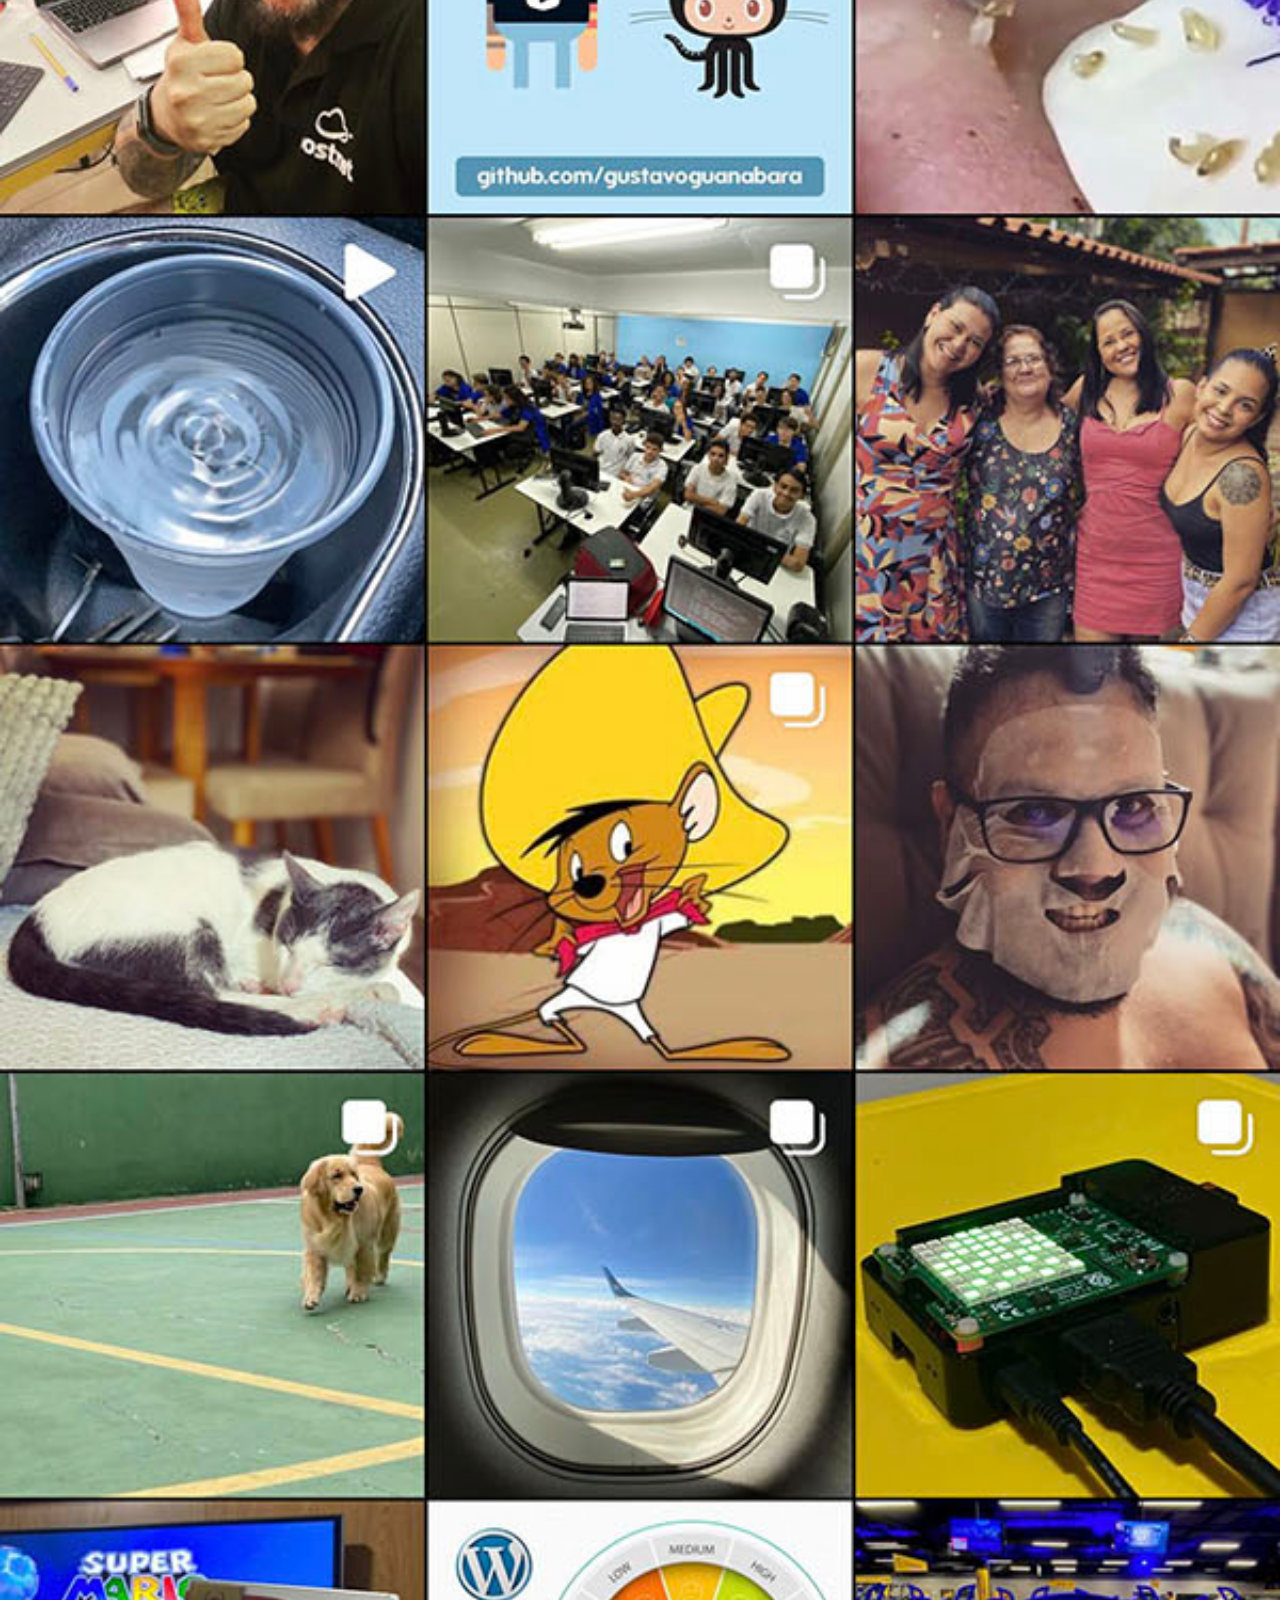
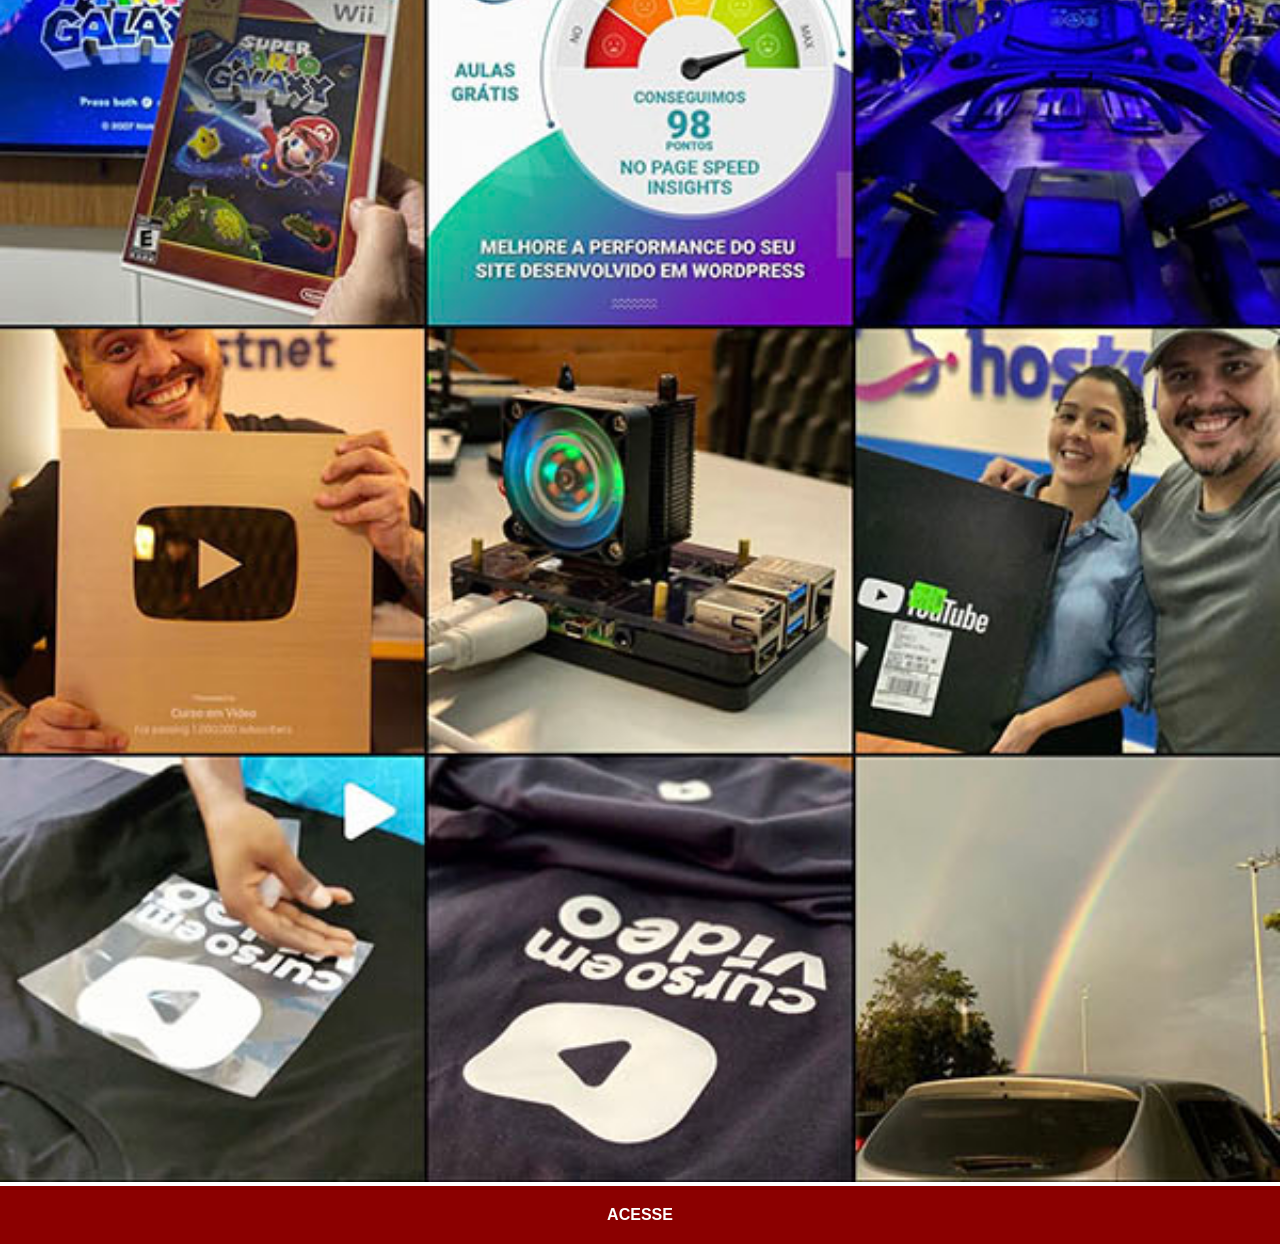
<file: instagram.html>
<!DOCTYPE html>
<html lang="pt-br">
<head>
    <meta charset="UTF-8">
    <meta name="viewport" content="width=device-width, initial-scale=1.0">
    <link rel="stylesheet" href="estilos/social.css">
    <title>Instagram</title>
</head>
<body>
    <img src="imagens/tela-instagram.jpg" alt="Instagram">
    <a href="https://www.instagram.com/cursoemvideo/" target="_blank" rel="external">ACESSE</a>
</body>
</html>
</file>
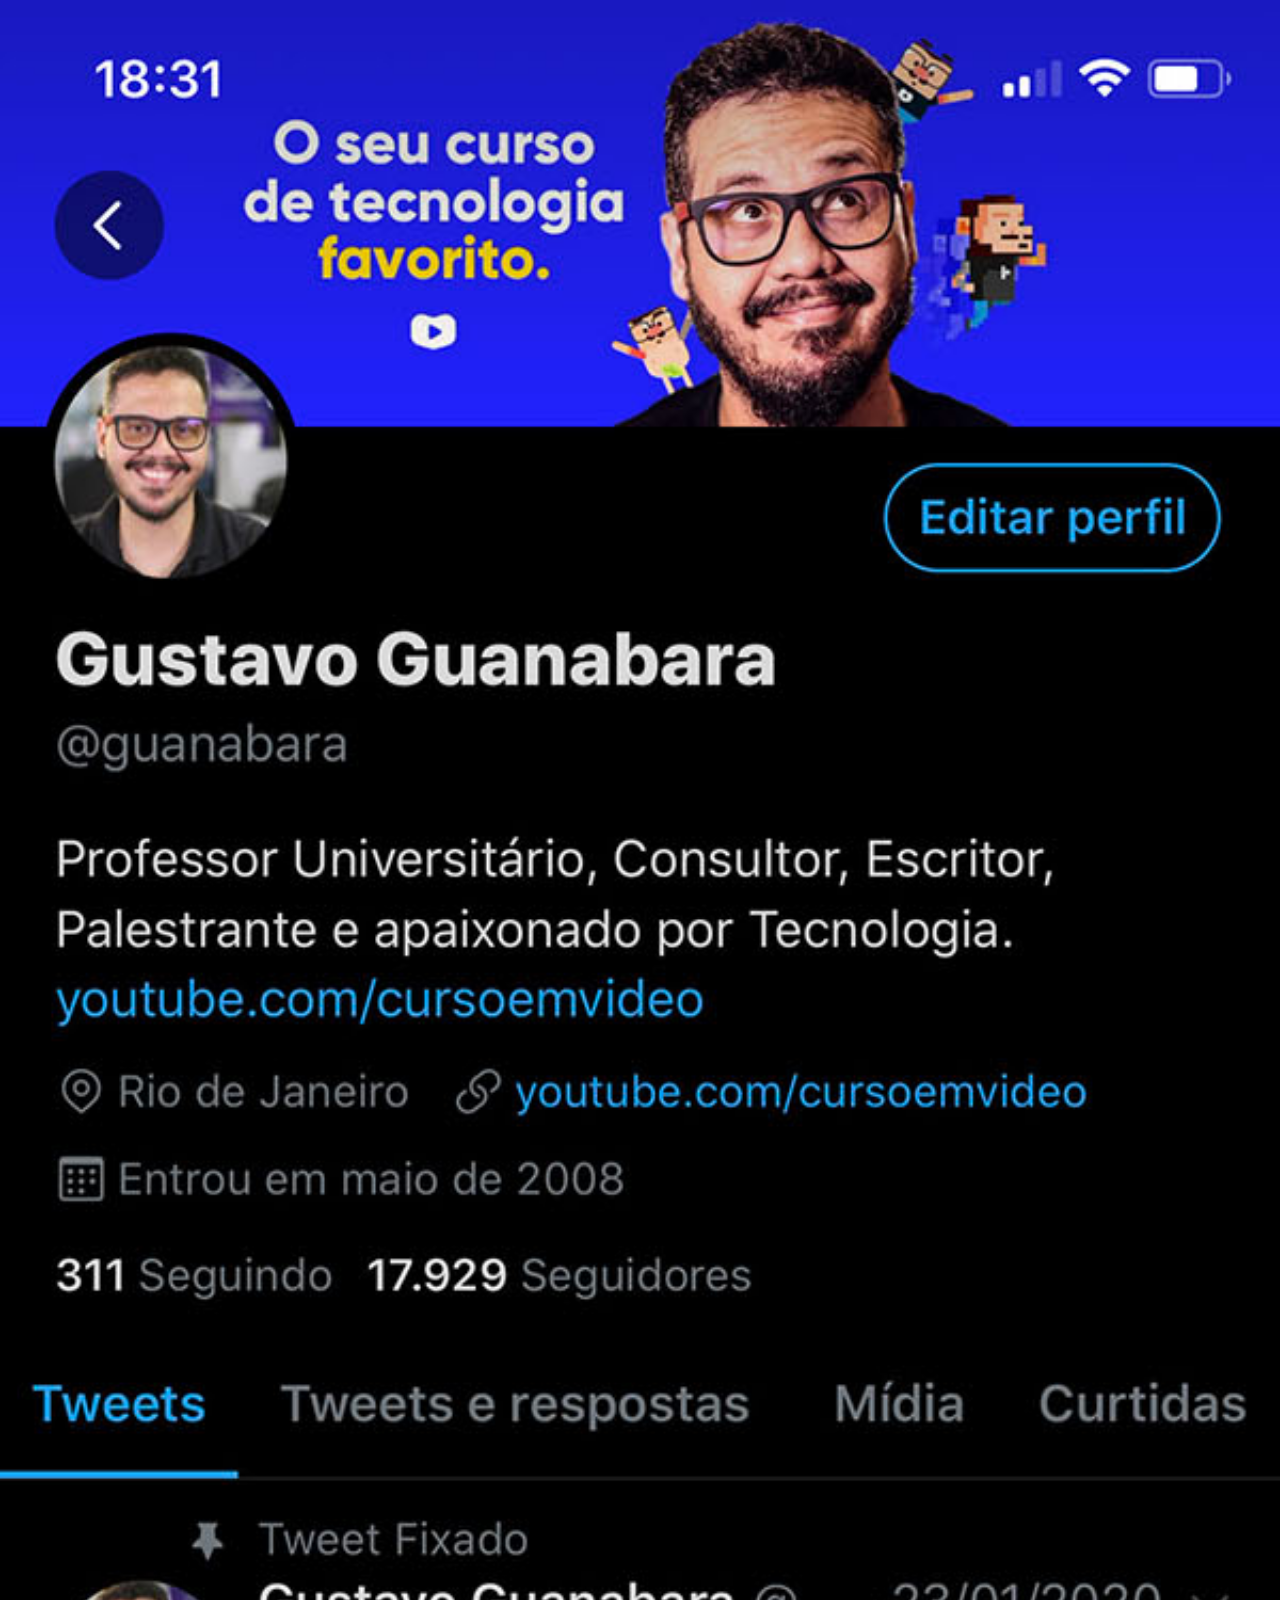
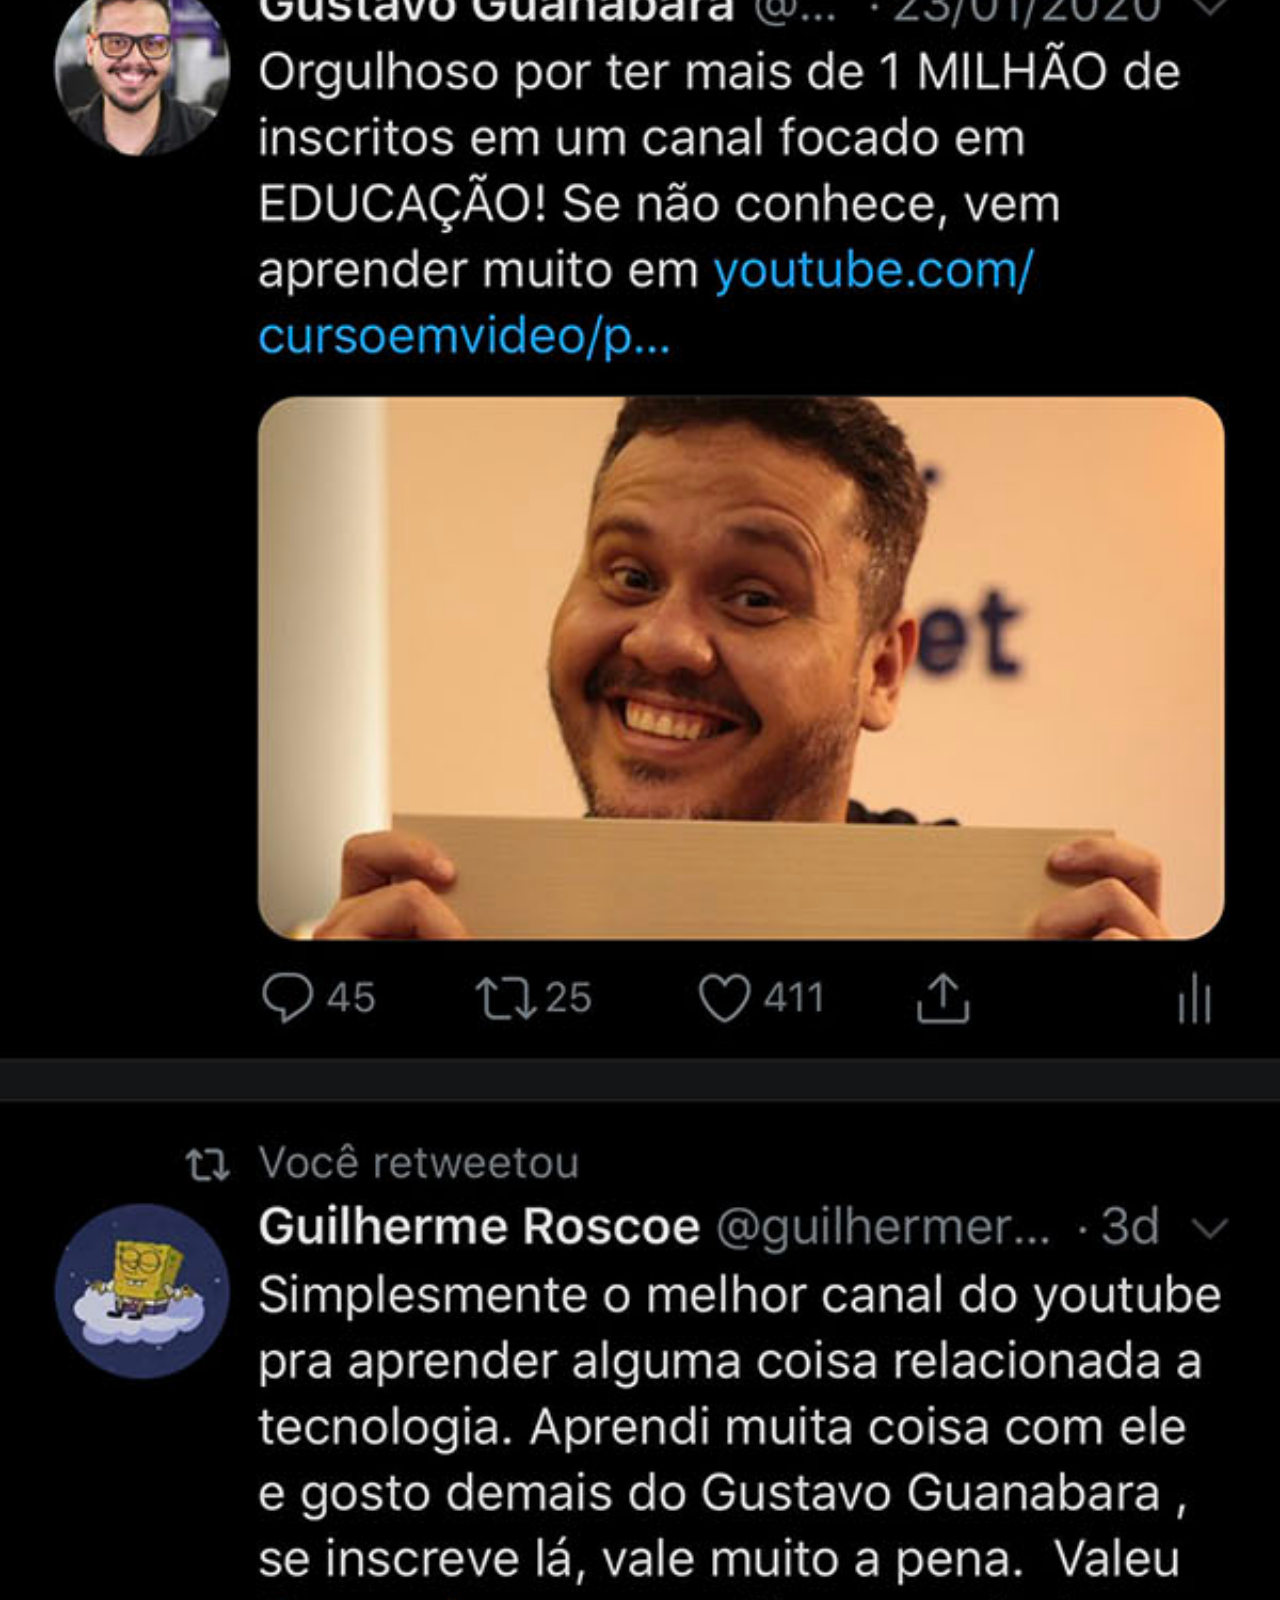
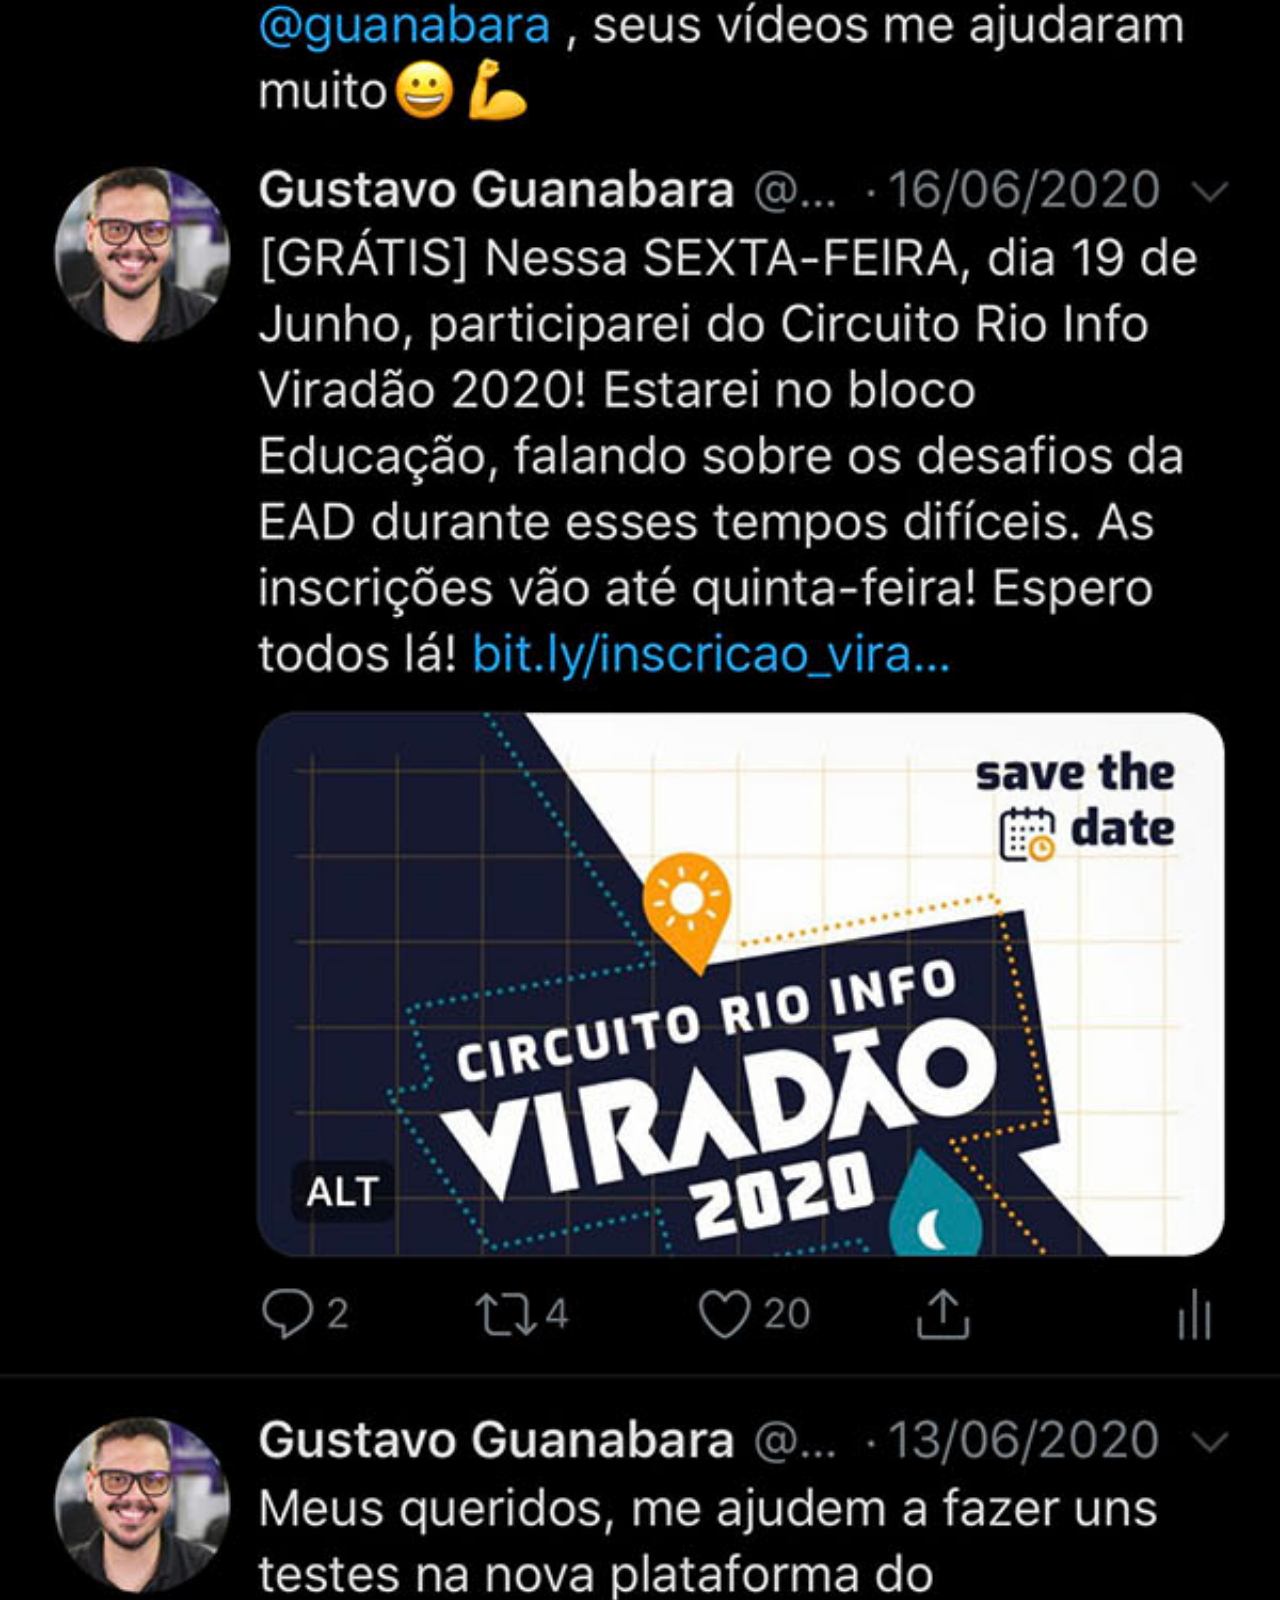
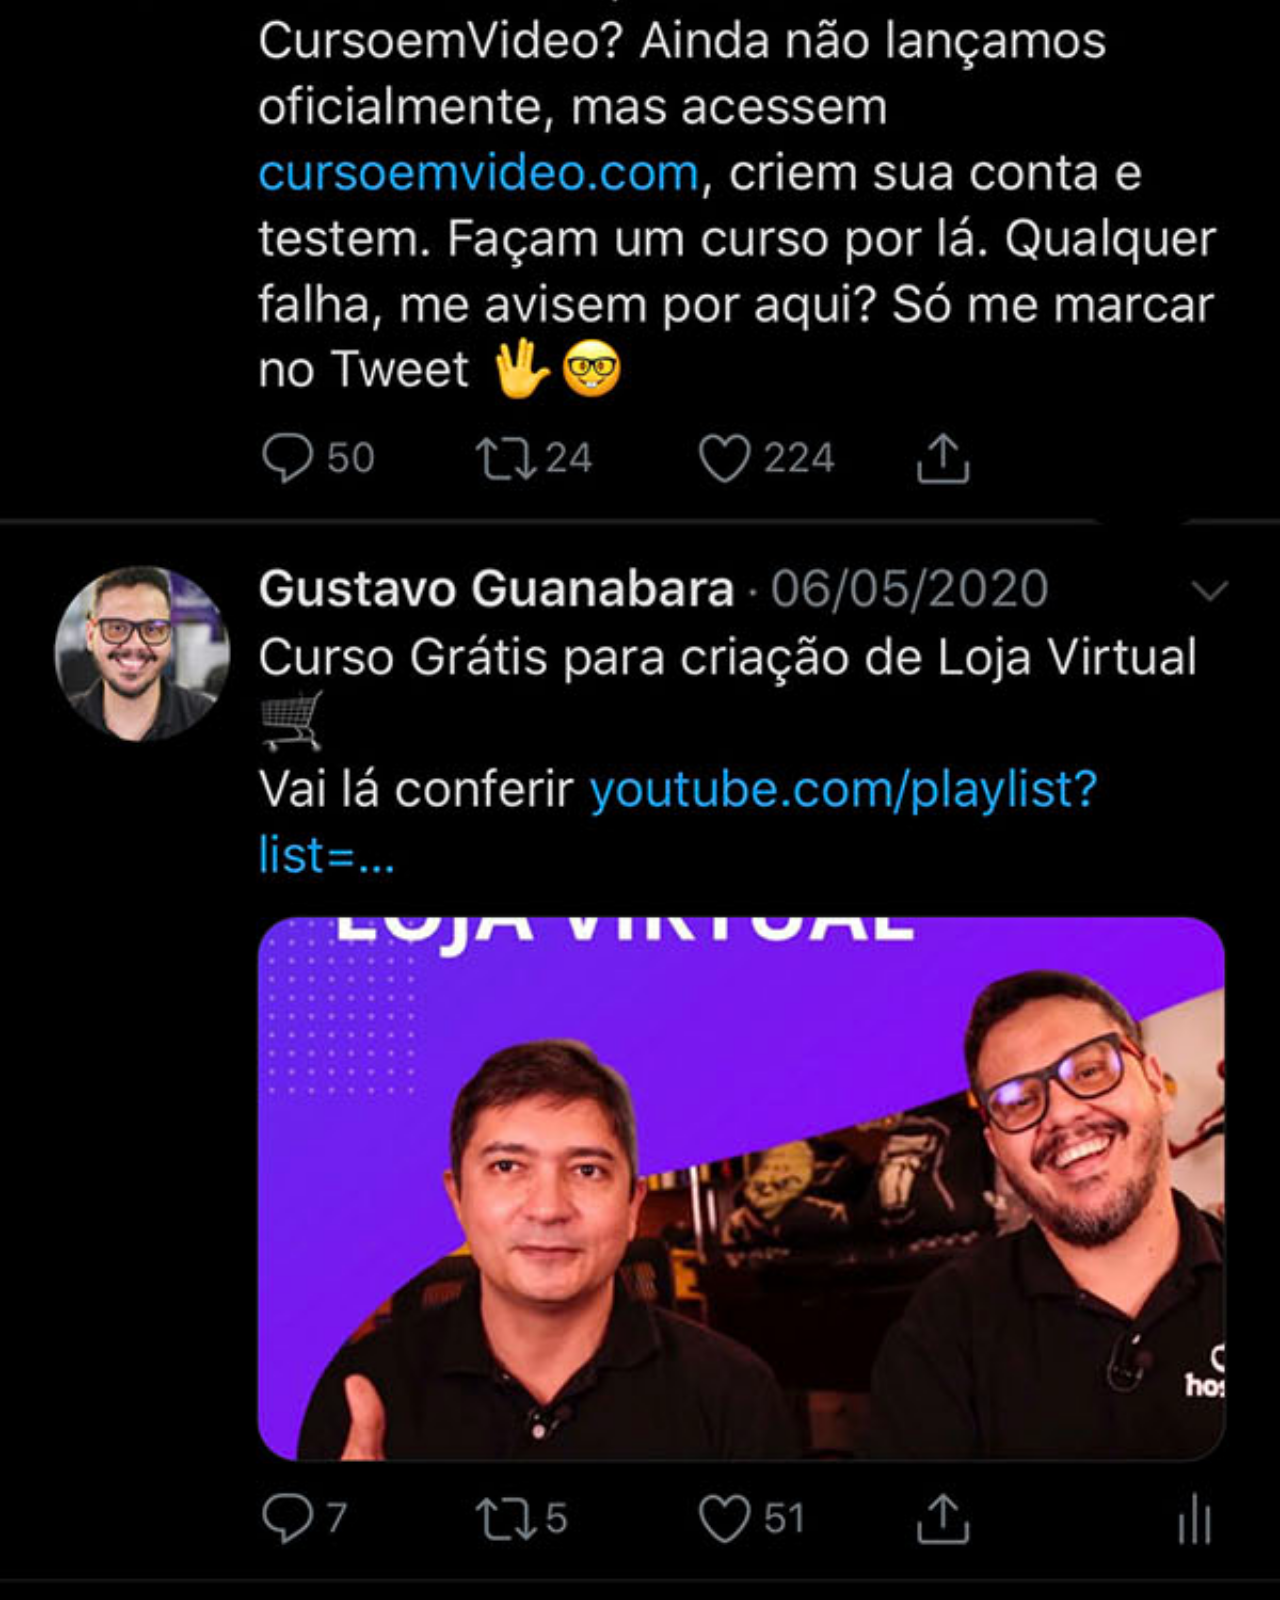
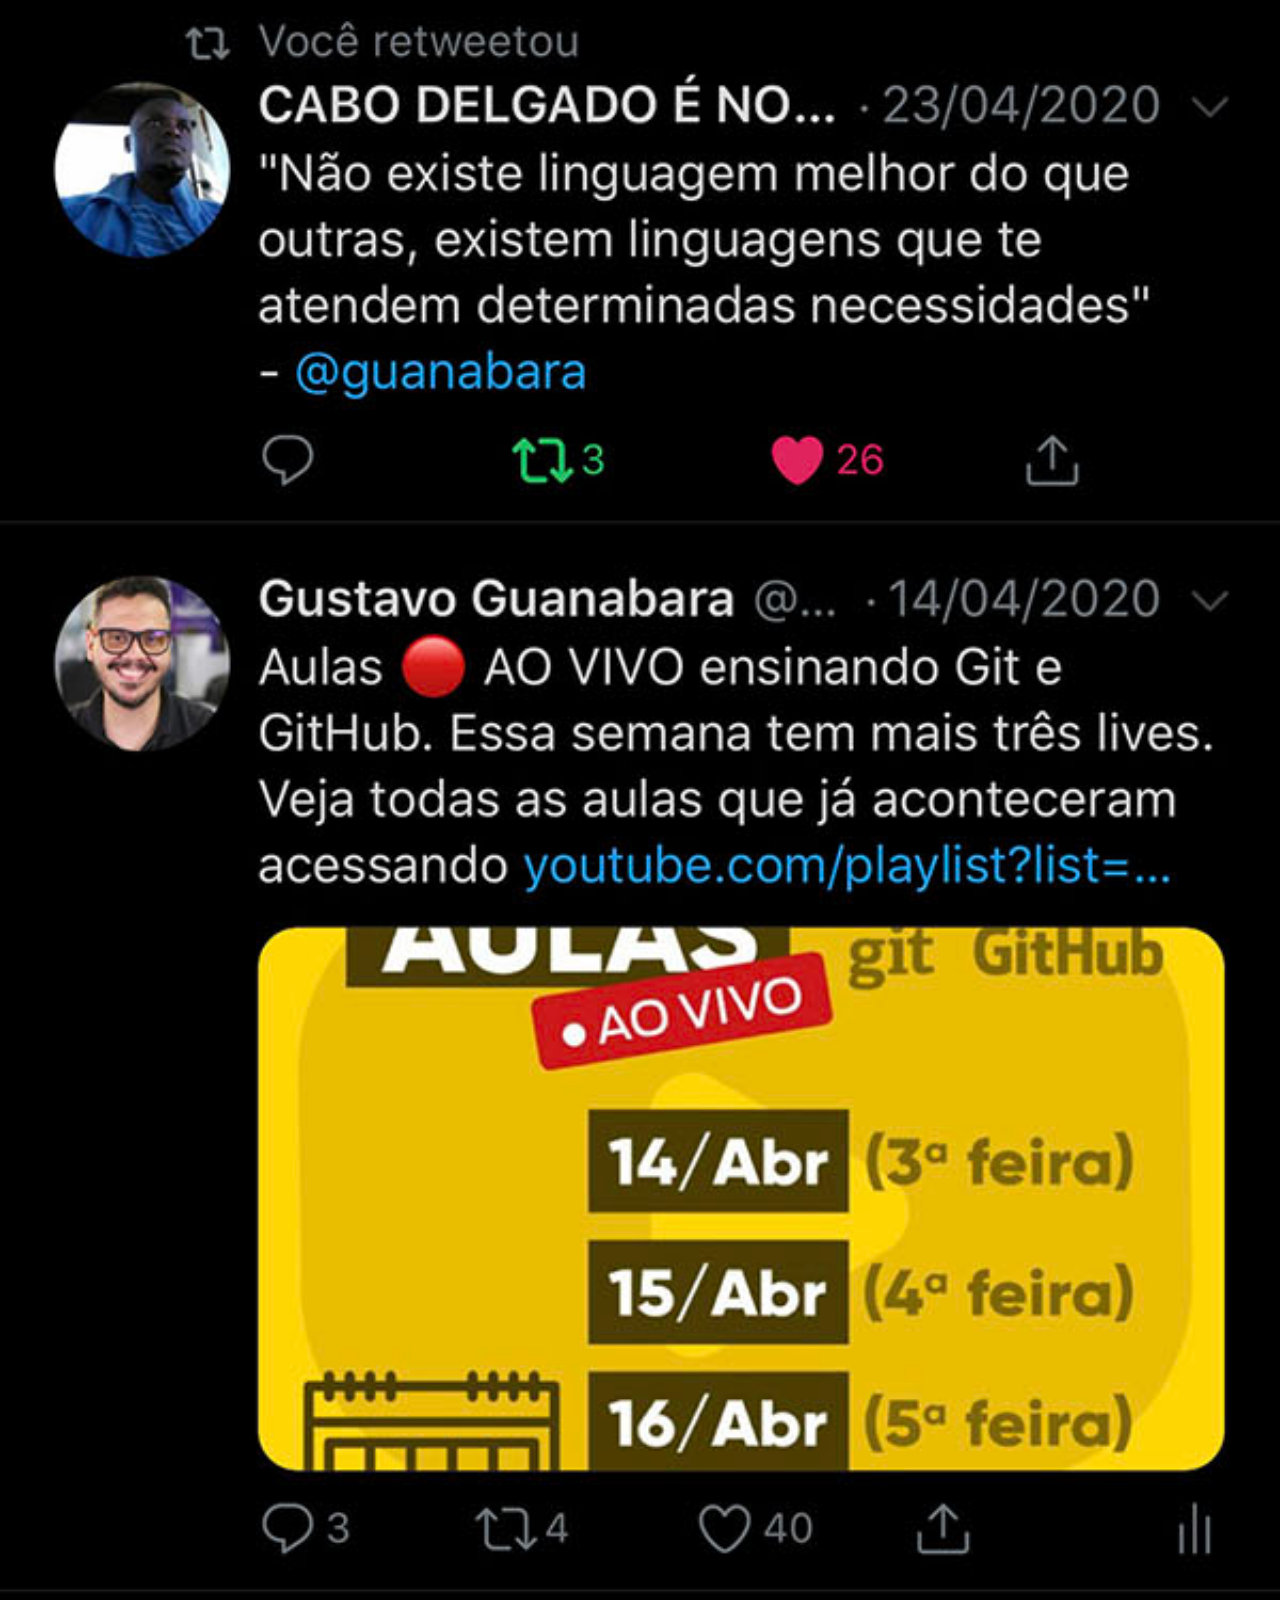
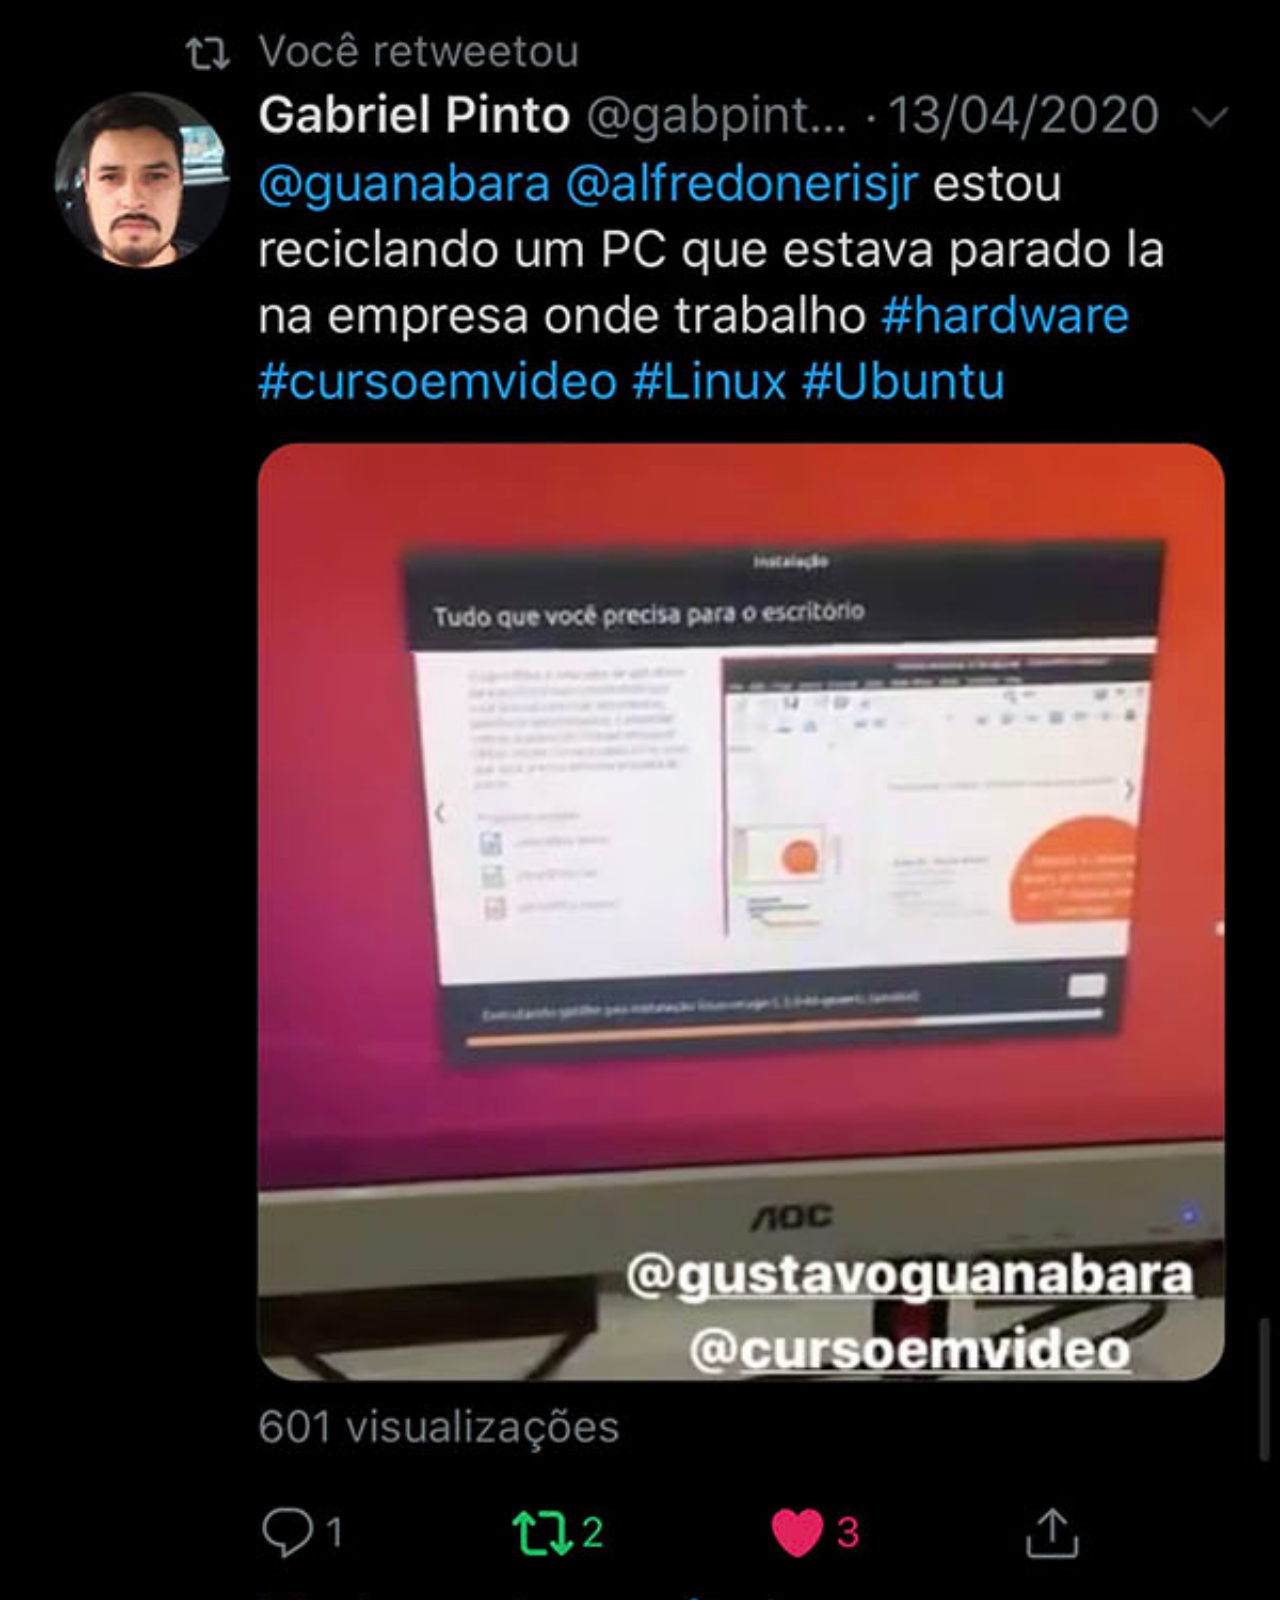
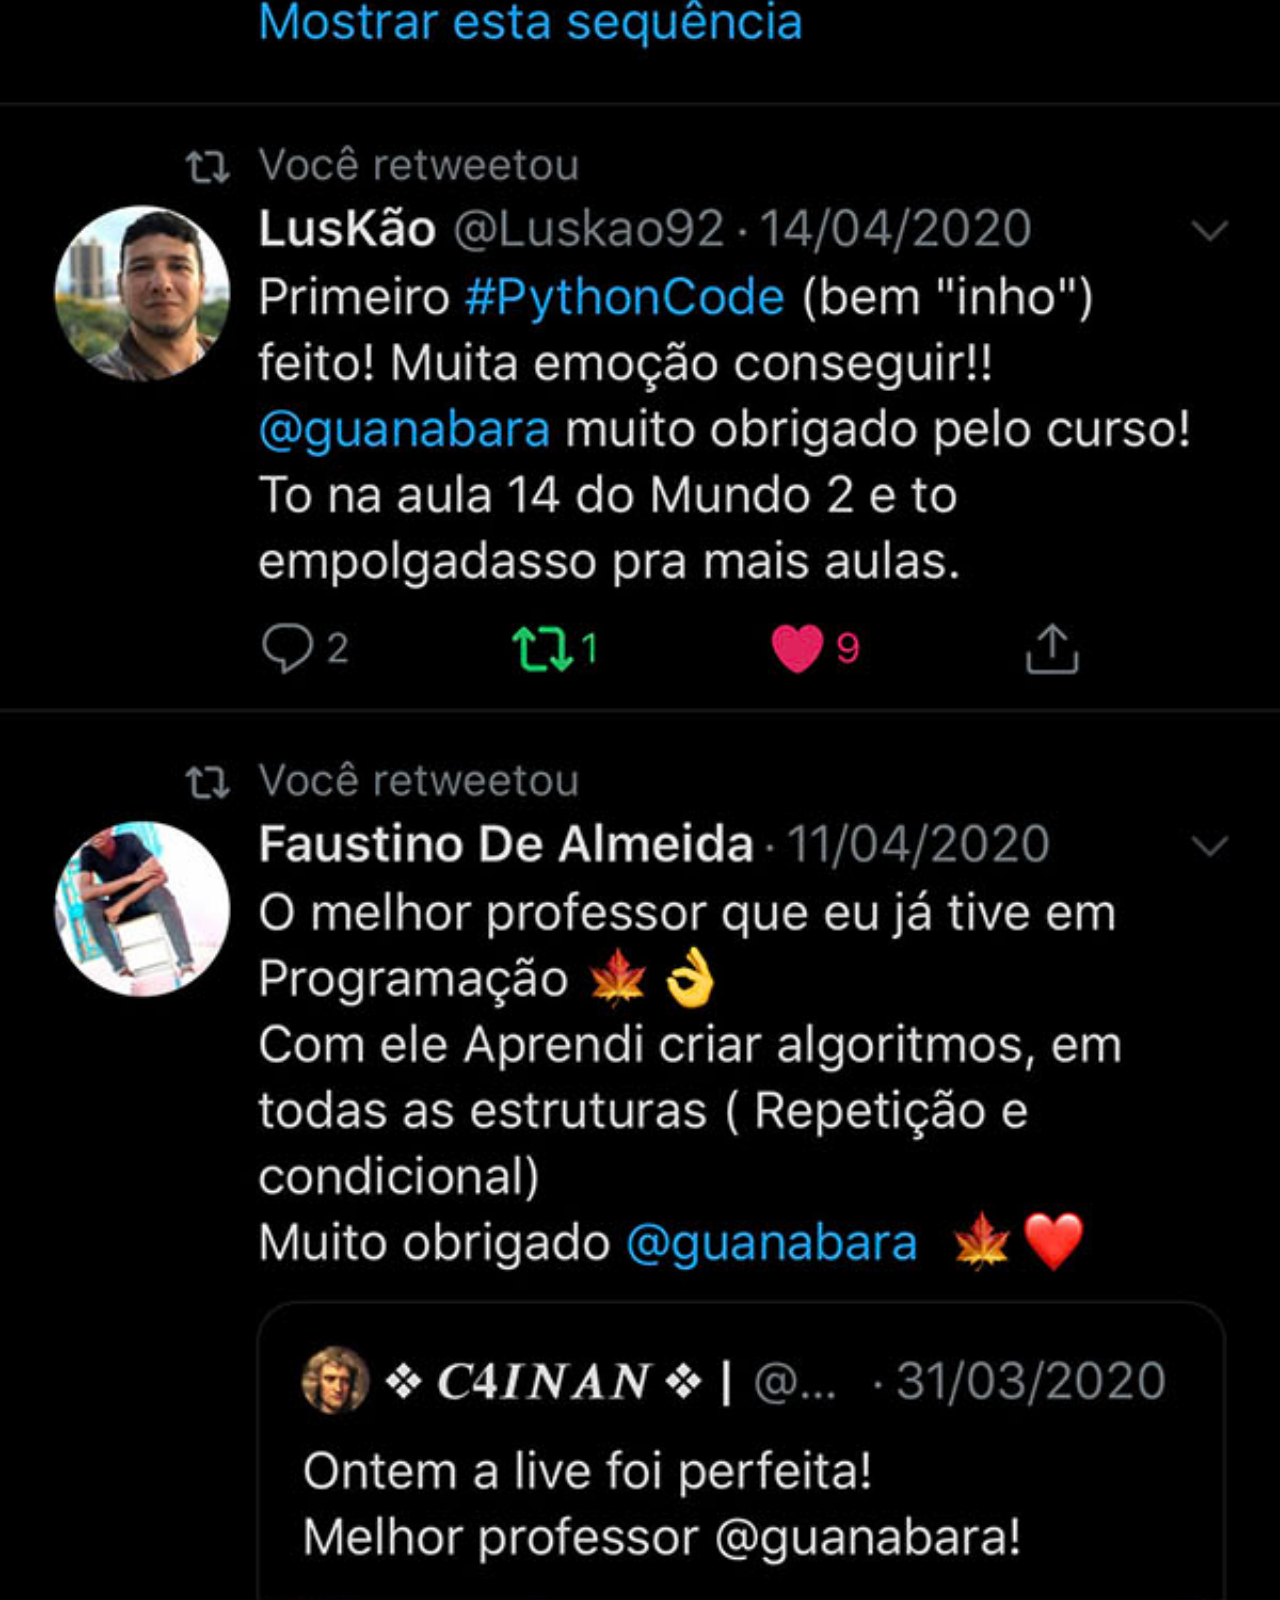
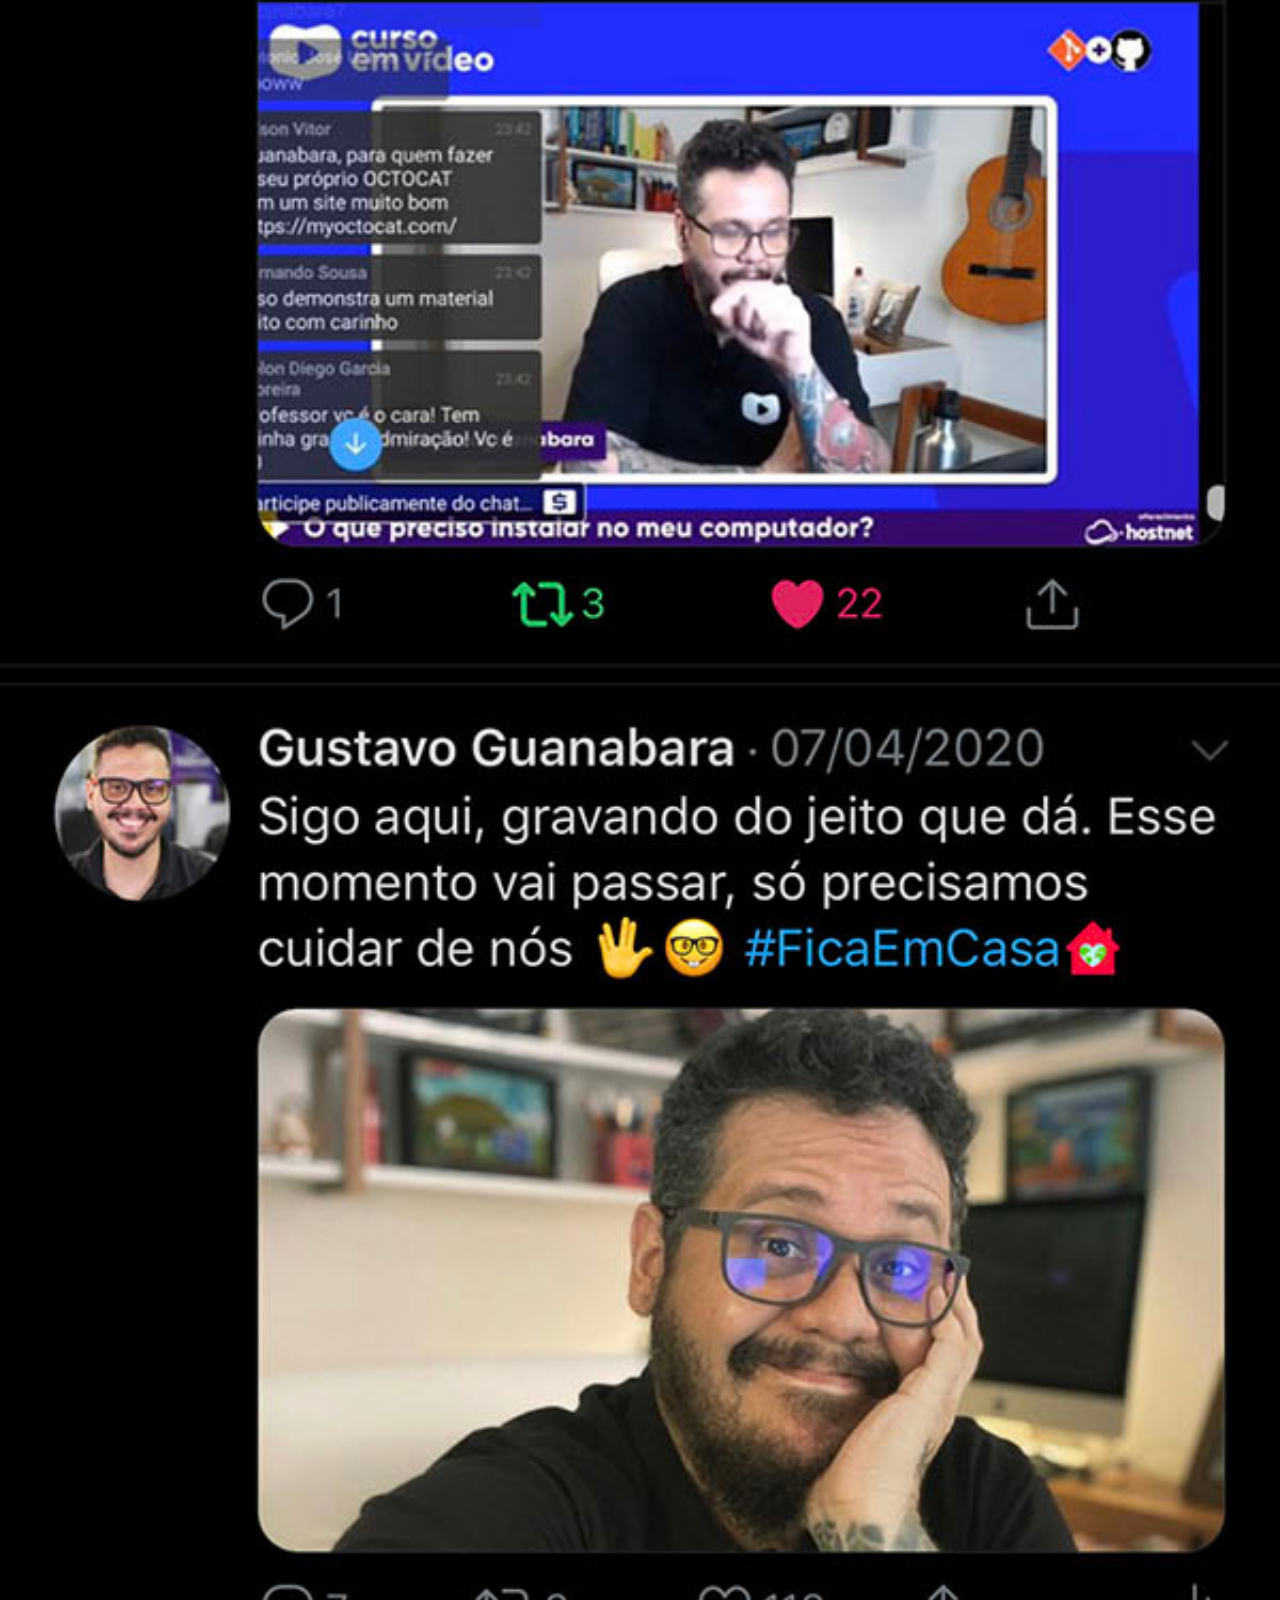
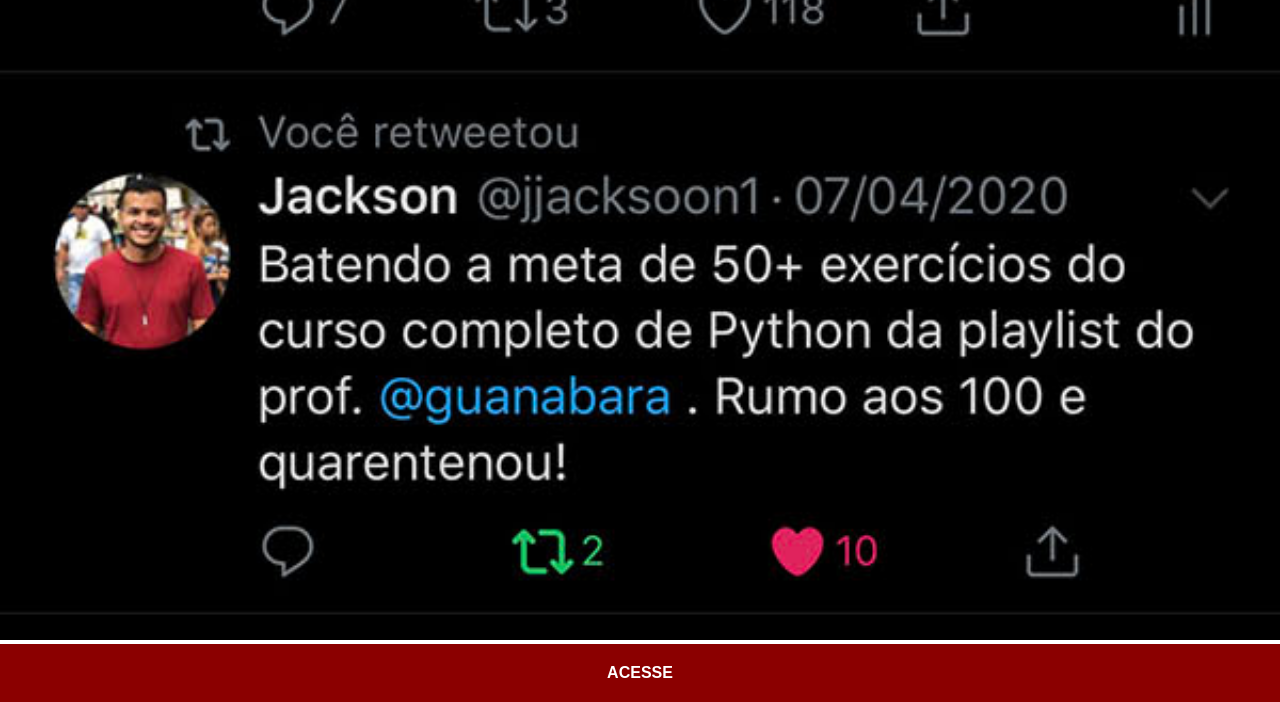
<file: twitter.html>
<!DOCTYPE html>
<html lang="pt-br">
<head>
    <meta charset="UTF-8">
    <meta name="viewport" content="width=device-width, initial-scale=1.0">
    <link rel="stylesheet" href="estilos/social.css">
    <title>Twitter</title>
</head>
<body>
    <img src="imagens/tela-twitter.jpg" alt="Twitter">
    <a href="https://x.com/guanabara" target="_blank" rel="external">ACESSE</a>
</body>
</html>
</file>
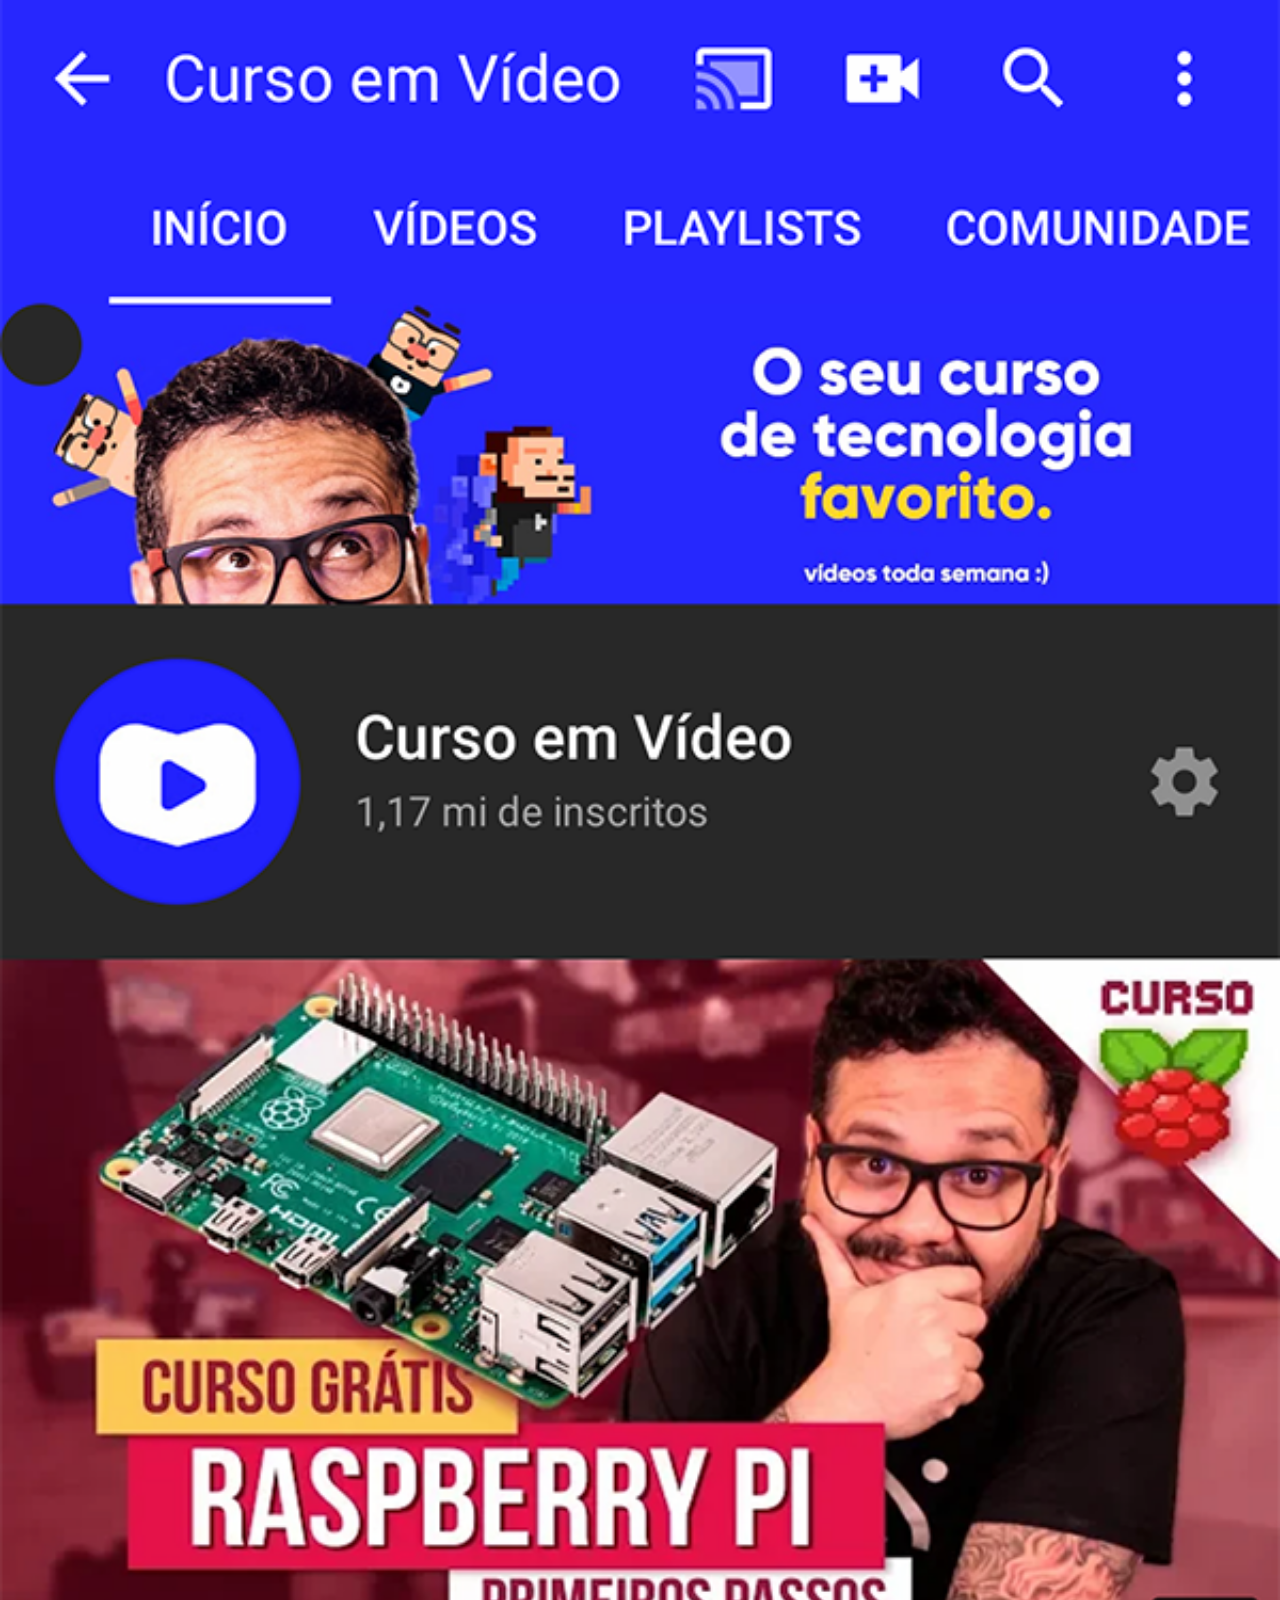
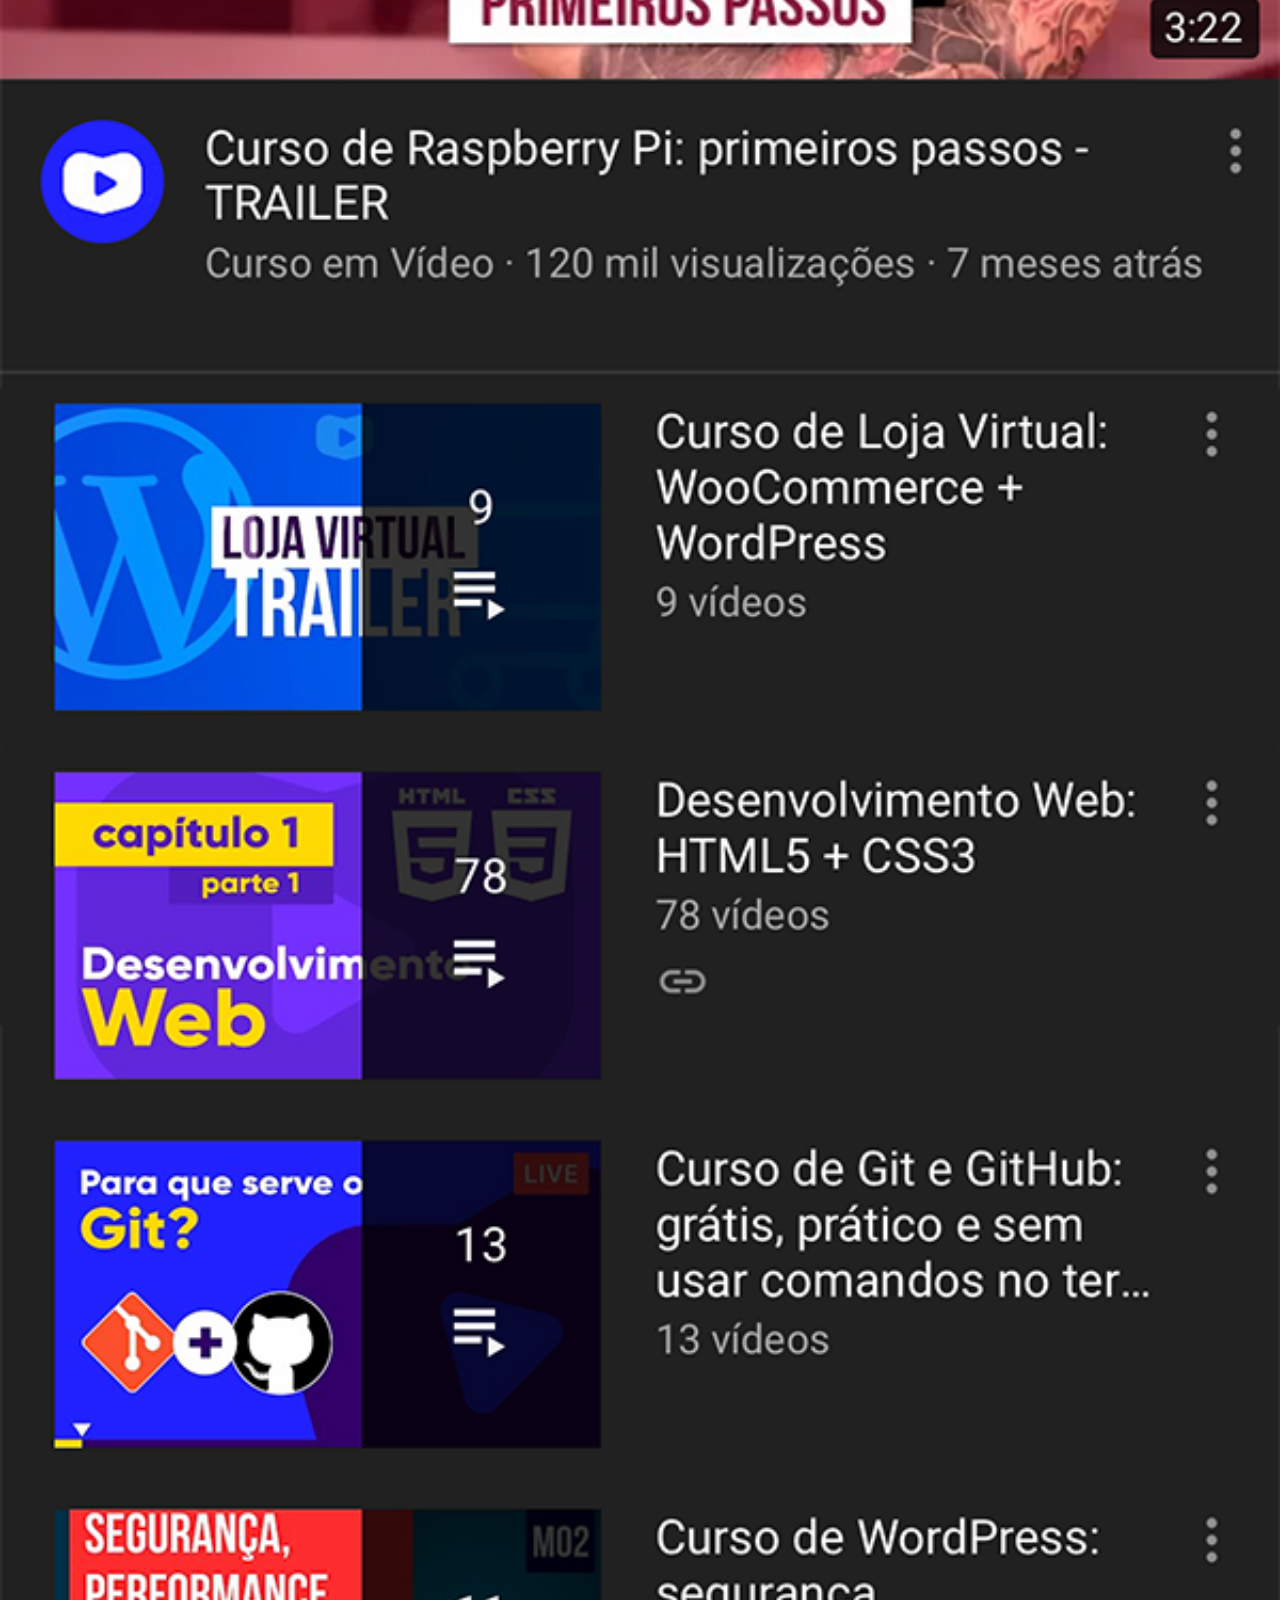
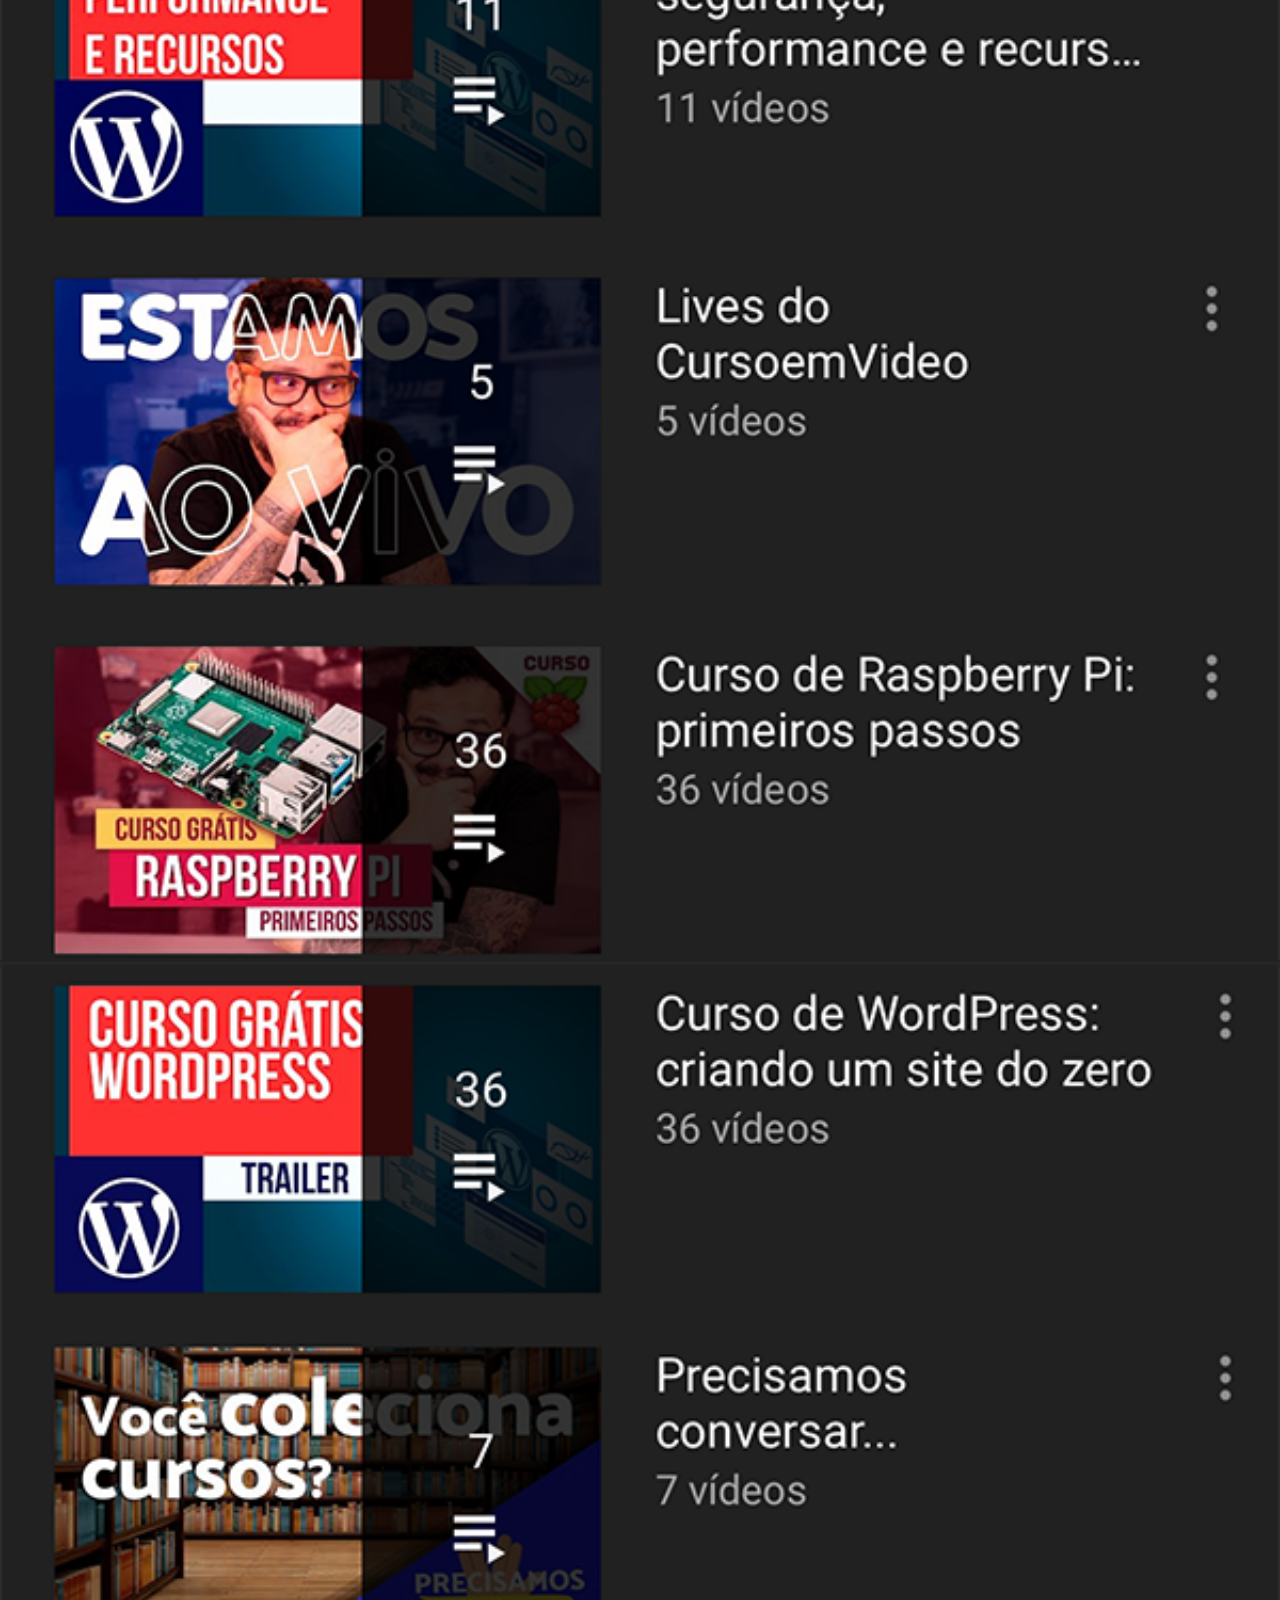
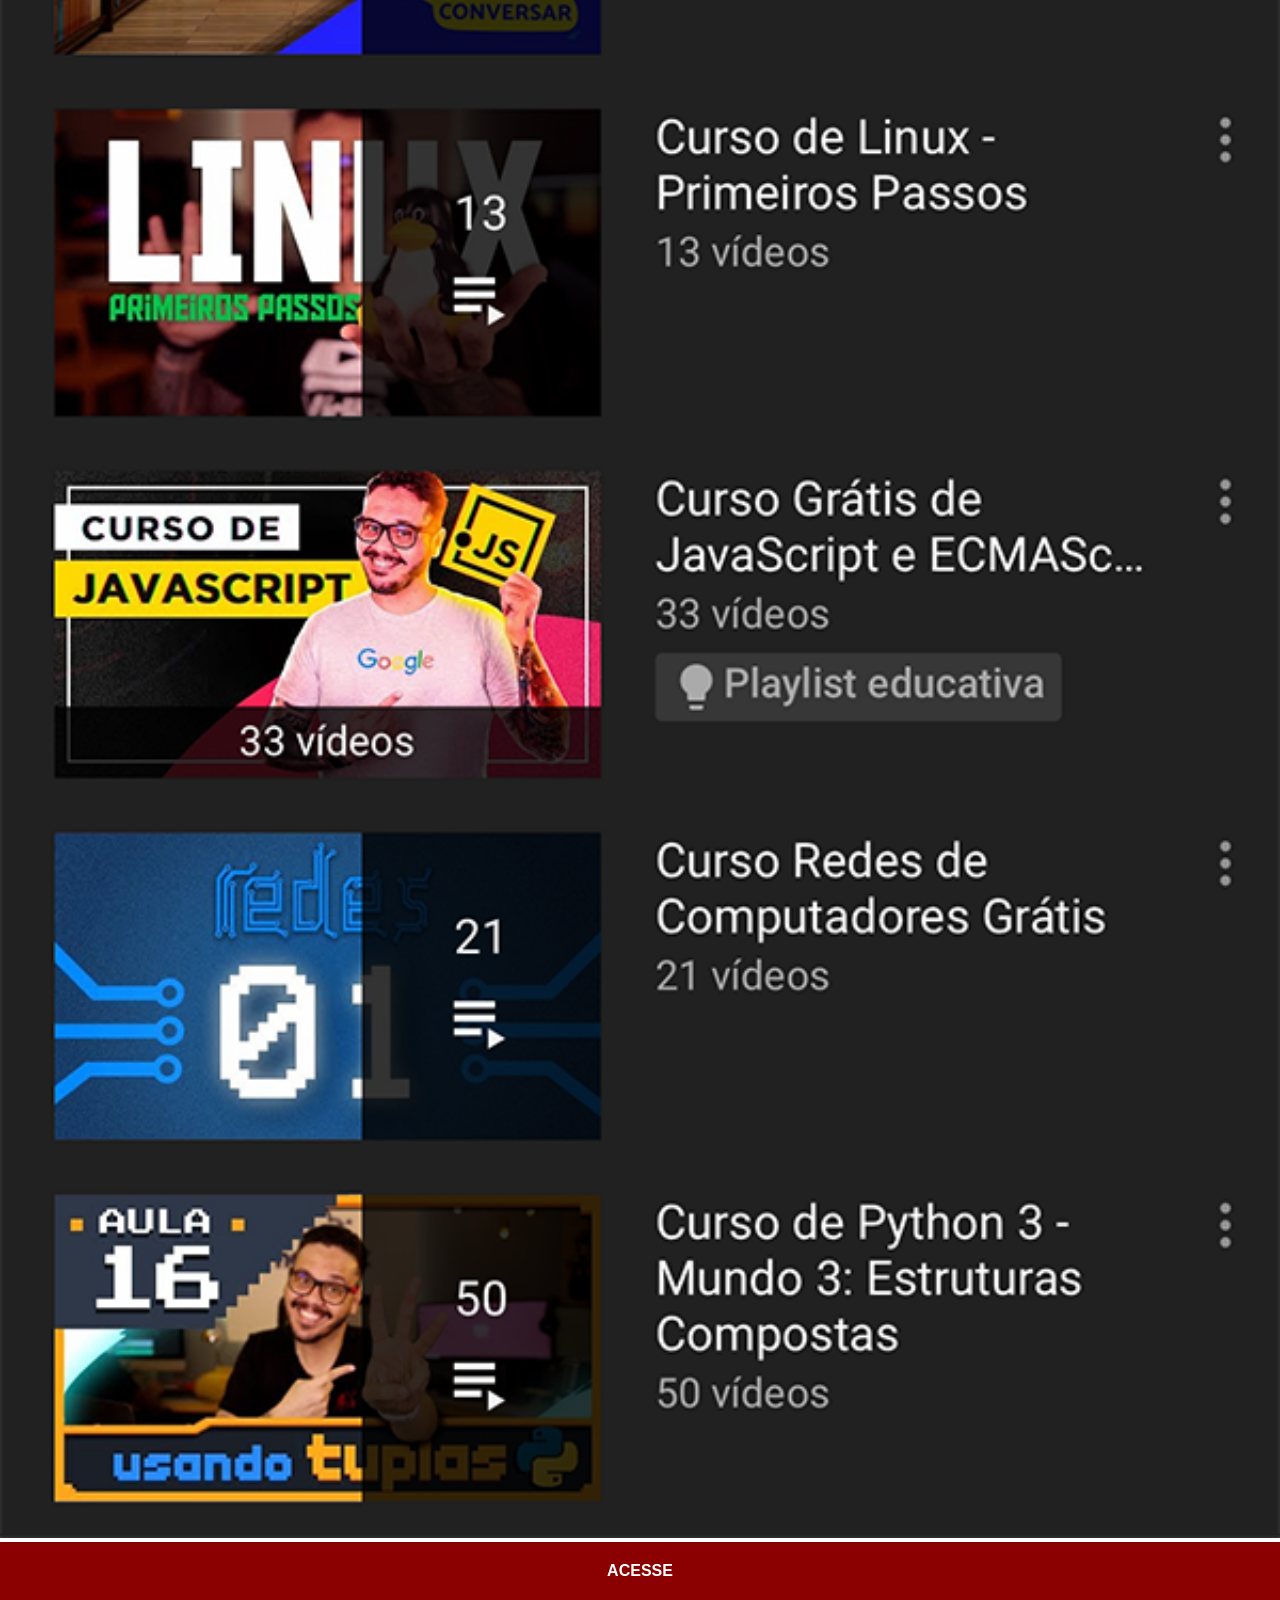
<file: youtube.html>
<!DOCTYPE html>
<html lang="pt-br">
<head>
    <meta charset="UTF-8">
    <meta name="viewport" content="width=device-width, initial-scale=1.0">
    <link rel="stylesheet" href="estilos/social.css">
    <title>YouTube</title>
</head>
<body>
    <img src="imagens/tela-youtube.png" alt="YouTube">
    <a href="https://www.youtube.com/@cursoemvideo/playlists" target="_blank" rel="external">ACESSE</a>
</body>
</html>
</file>
<file: estilos/style.css>
@charset "UTF-8";

* {
    padding: 0px;
    margin: 0px;
    font-family: Arial, Helvetica, sans-serif;
}

::-webkit-scrollbar {
    width: 0px;
    height: 0px;
}

html, body {
    height: 100vh;
    width: 100vw;
    background-color: black;
}

body {
    background: url('../imagens/fundo-madeira.jpg') no-repeat top center;
    background-size: cover;
    background-attachment: fixed;
}

main {
    position: relative;
    height: 100vh;
}

section#telefone {
    position: absolute;
    top: 50%;
    left: 50%;
    transform: translate(-50%, -50%);

    height: 627px;
    width: 311px;
    background: url('../imagens/frame-iphone.png') no-repeat;
}

iframe#tela {
    position: relative;
    top: 80px;
    left: 22px;
    width: 267px; /* 269px */
    height: 471px;
}

section#redes-sociais {
    text-align: right;
}

section#redes-sociais img {
    width: 50px;
    margin: 10px;
    border-radius: 50%;
    box-shadow: 2px 2px 5px rgba(0, 0, 0, 0.400);
    box-sizing: border-box;
}

section#redes-sociais img:hover {
    border: 2px solid rgba(255, 255, 255, 0.637);
    transform: translate(-3px, -3px);
    box-shadow: 5px 5px 10px rgba(0, 0, 0, 0.600);
    transition: transform .5s, border 1s;
}
</file>
<file: estilos/social.css>
@charset "UTF-8";

* {
    padding: 0px;
    margin: 0px;
    font-family: Arial, Helvetica, sans-serif;
}

::-webkit-scrollbar {
    width: 0px;
    height: 0px;
}

img {
    width: 100vw;
}

a {
    display: block;
    background-color: darkred;
    color: white;
    padding: 20px;
    text-align: center;
    font-weight: bolder;
    text-decoration: none;
}

a:hover {
    background-color: red;
}
</file>
